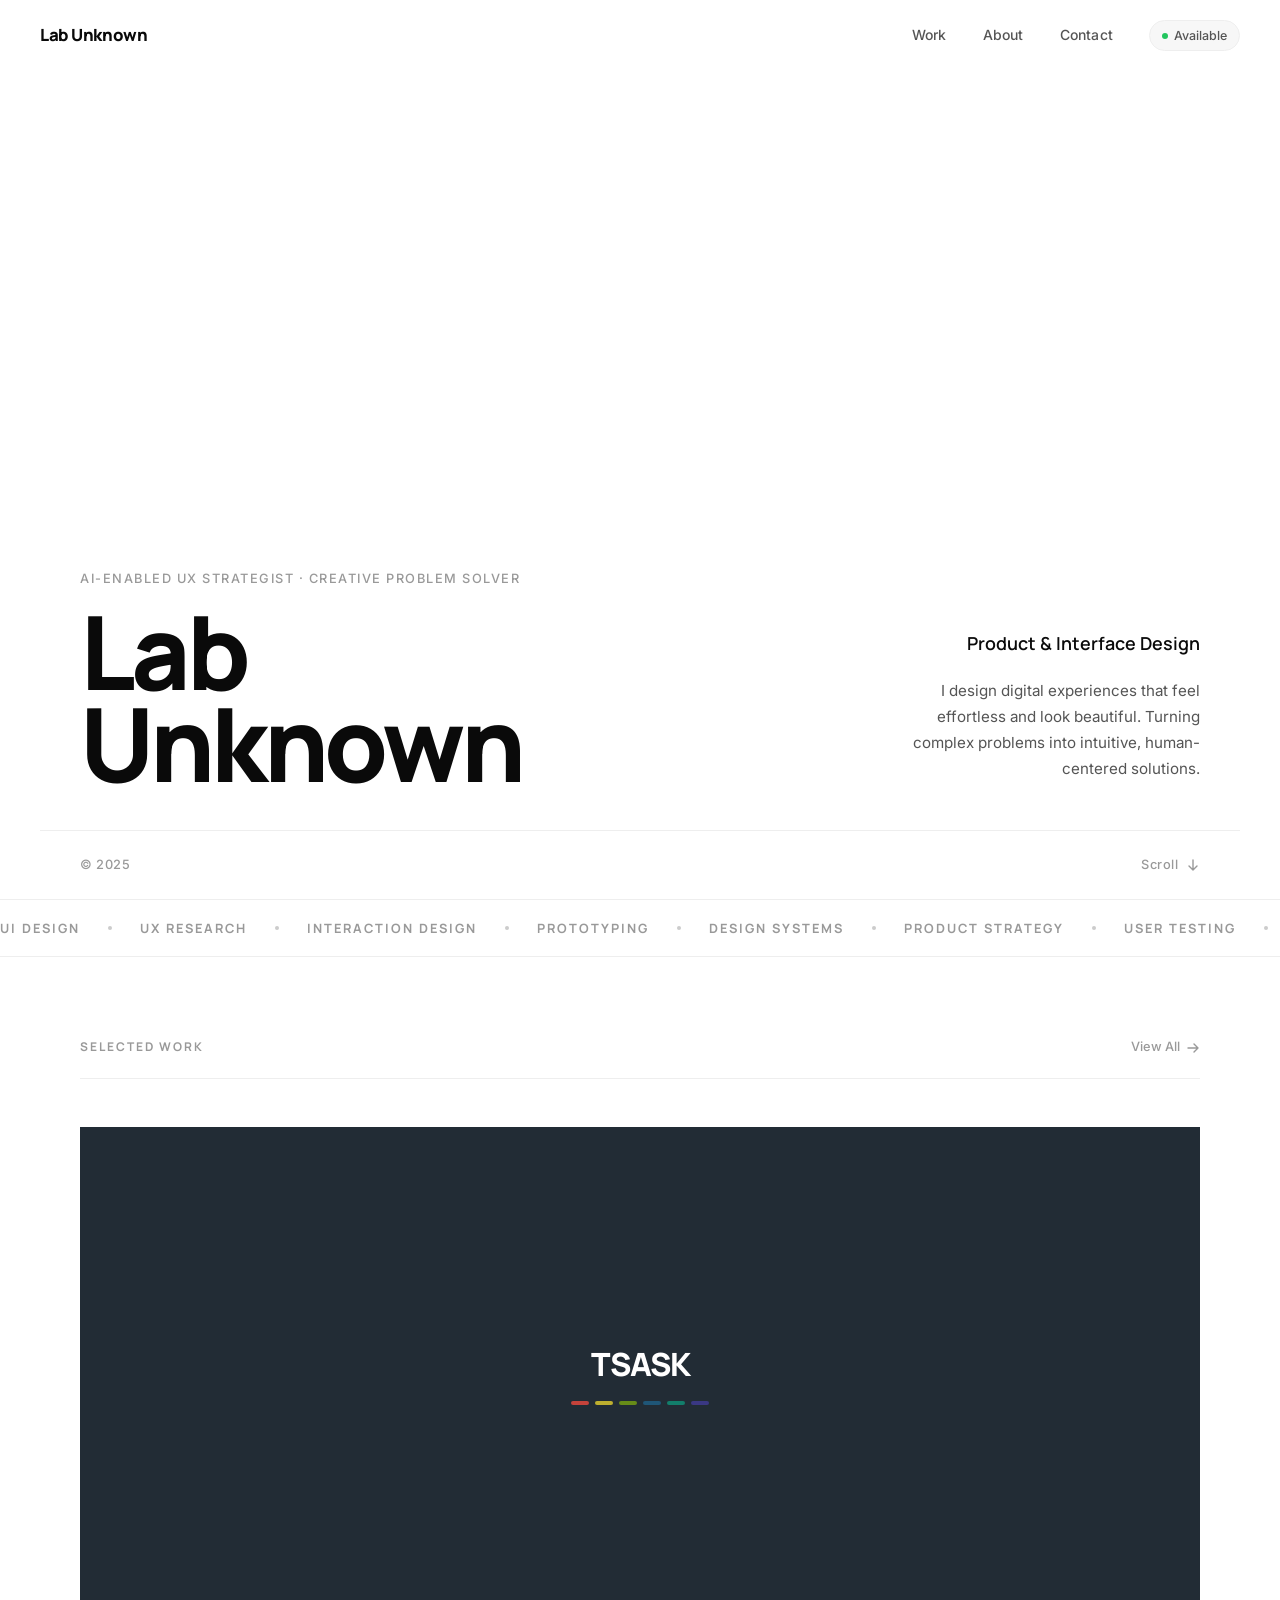
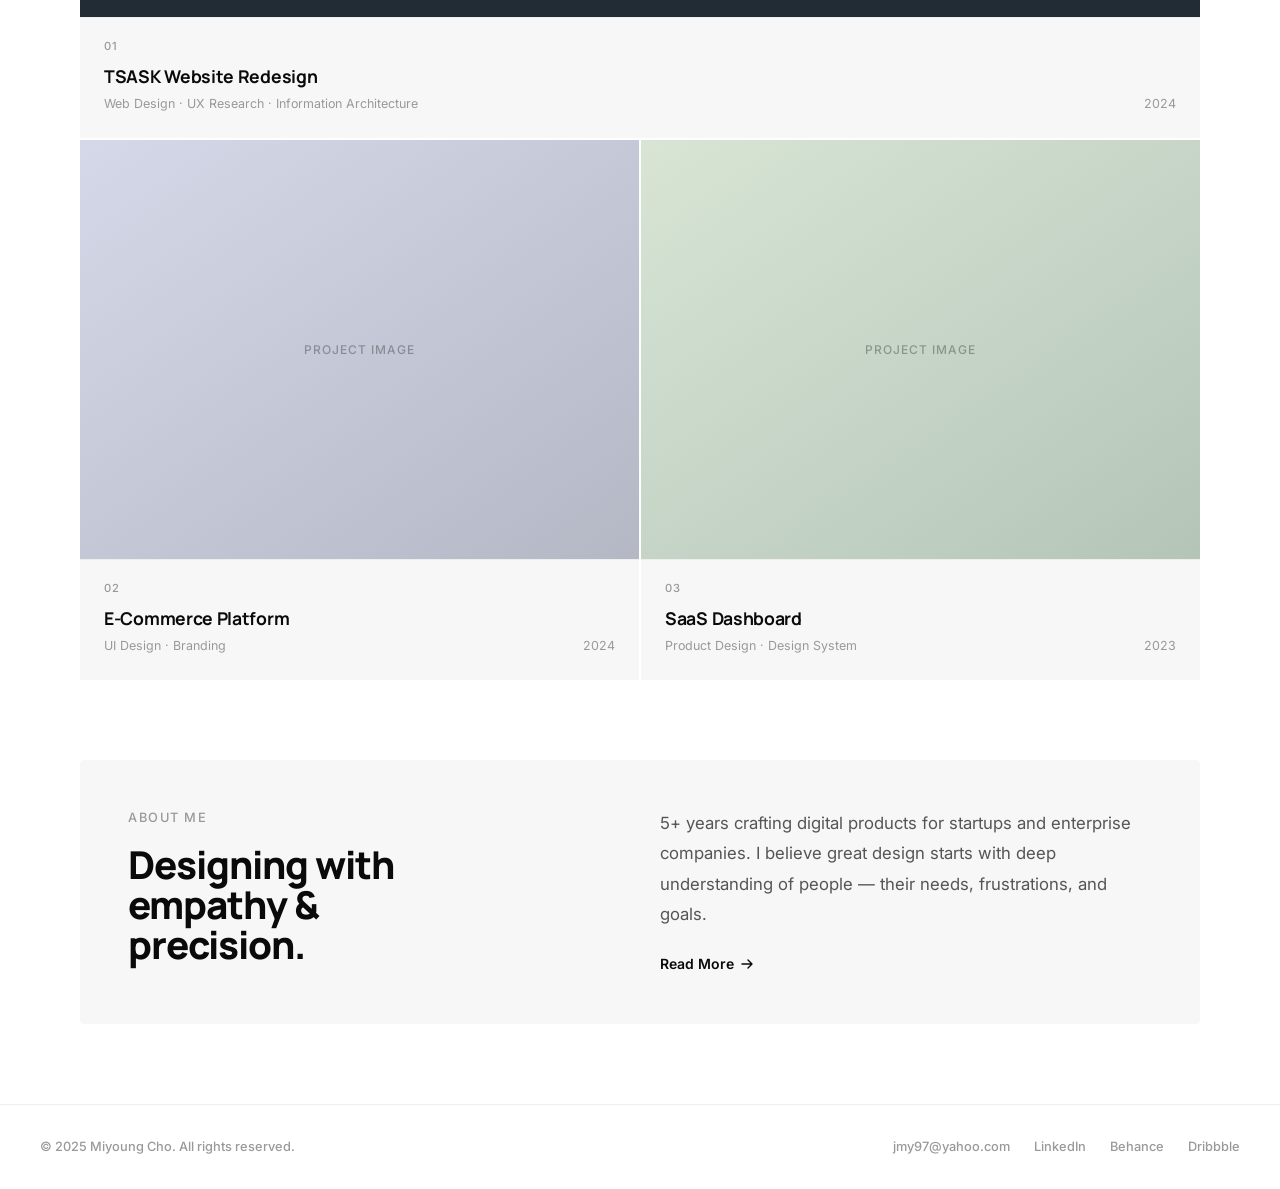
<file: index.html>
<!DOCTYPE html>
<html lang="en">
<head>
  <meta charset="UTF-8" />
  <meta name="viewport" content="width=device-width, initial-scale=1.0" />
  <title>Miyoung Cho — UI/UX Designer</title>
  <link rel="stylesheet" href="style.css" />
</head>
<body>

  <!-- ── Navigation ── -->
  <nav class="nav" id="nav">
    <a href="index.html" class="nav-logo">Lab Unknown</a>
    <div class="nav-right">
      <a href="work.html"    class="nav-link">Work</a>
      <a href="about.html"   class="nav-link">About</a>
      <a href="contact.html" class="nav-link">Contact</a>
      <div class="nav-badge">
        <span class="dot"></span>
        Available
      </div>
    </div>
  </nav>

  <div class="page">

    <!-- ── Hero ── -->
    <section class="hero">
      <div class="hero-top">
        <div>
          <p class="hero-label fade-in stagger-1">AI-enabled UX Strategist · Creative Problem Solver</p>
          <h1 class="hero-title fade-in stagger-2">Lab Unknown</h1>
        </div>
        <div class="hero-right">
          <p class="hero-role fade-in stagger-3">Product & Interface Design</p>
          <p class="hero-desc fade-in stagger-4">
            I design digital experiences that feel effortless and look beautiful.
            Turning complex problems into intuitive, human-centered solutions.
          </p>
        </div>
      </div>
      <div class="hero-meta">
        <span class="hero-year">© 2025</span>
        <span class="hero-scroll">
          Scroll
          <svg width="14" height="14" viewBox="0 0 14 14" fill="none">
            <path d="M7 2v10M3 8l4 4 4-4" stroke="#999" stroke-width="1.4" stroke-linecap="round" stroke-linejoin="round"/>
          </svg>
        </span>
      </div>
    </section>

    <!-- ── Marquee ── -->
    <div class="marquee-wrap">
      <div class="marquee-track">
        <!-- Duplicate items for seamless loop -->
        <span class="marquee-item">UI Design<span class="sep"></span></span>
        <span class="marquee-item">UX Research<span class="sep"></span></span>
        <span class="marquee-item">Interaction Design<span class="sep"></span></span>
        <span class="marquee-item">Prototyping<span class="sep"></span></span>
        <span class="marquee-item">Design Systems<span class="sep"></span></span>
        <span class="marquee-item">Product Strategy<span class="sep"></span></span>
        <span class="marquee-item">User Testing<span class="sep"></span></span>
        <span class="marquee-item">Branding<span class="sep"></span></span>
        <span class="marquee-item">UI Design<span class="sep"></span></span>
        <span class="marquee-item">UX Research<span class="sep"></span></span>
        <span class="marquee-item">Interaction Design<span class="sep"></span></span>
        <span class="marquee-item">Prototyping<span class="sep"></span></span>
        <span class="marquee-item">Design Systems<span class="sep"></span></span>
        <span class="marquee-item">Product Strategy<span class="sep"></span></span>
        <span class="marquee-item">User Testing<span class="sep"></span></span>
        <span class="marquee-item">Branding<span class="sep"></span></span>
      </div>
    </div>

    <!-- ── Selected Work ── -->
    <section class="section" style="max-width:var(--max-w);margin:0 auto;padding-left:40px;padding-right:40px;">
      <div class="section-header">
        <span class="section-title">Selected Work</span>
        <a href="work.html" class="section-link">
          View All
          <svg width="14" height="14" viewBox="0 0 14 14" fill="none">
            <path d="M2 7h10M8 3l4 4-4 4" stroke="#999" stroke-width="1.4" stroke-linecap="round" stroke-linejoin="round"/>
          </svg>
        </a>
      </div>

      <div class="projects-grid">

        <!-- Project 01 — Full Width -->
        <a href="tsask.html" class="project-card full fade-in">
          <div class="project-thumb">
            <div class="project-thumb-placeholder thumb-1" style="background:#222c35;flex-direction:column;gap:10px;">
              <span style="font-family:'Manrope',sans-serif;font-size:2rem;font-weight:900;color:#fff;letter-spacing:-1px;">TSASK</span>
              <div style="display:flex;gap:6px;">
                <span style="width:18px;height:4px;border-radius:2px;background:#c5433b;"></span>
                <span style="width:18px;height:4px;border-radius:2px;background:#bdaf2f;"></span>
                <span style="width:18px;height:4px;border-radius:2px;background:#678c18;"></span>
                <span style="width:18px;height:4px;border-radius:2px;background:#1f5677;"></span>
                <span style="width:18px;height:4px;border-radius:2px;background:#127e6b;"></span>
                <span style="width:18px;height:4px;border-radius:2px;background:#3a3883;"></span>
              </div>
            </div>
            <div class="project-overlay">
              <span class="overlay-tag">View Case Study →</span>
            </div>
          </div>
          <div class="project-info">
            <div>
              <p class="project-num">01</p>
              <p class="project-name">TSASK Website Redesign</p>
              <p class="project-cat">Web Design · UX Research · Information Architecture</p>
            </div>
            <span class="project-year">2024</span>
          </div>
        </a>

        <!-- Project 02 -->
        <a href="work.html" class="project-card fade-in stagger-1">
          <div class="project-thumb">
            <div class="project-thumb-placeholder thumb-2">Project Image</div>
            <div class="project-overlay">
              <span class="overlay-tag">View Project →</span>
            </div>
          </div>
          <div class="project-info">
            <div>
              <p class="project-num">02</p>
              <p class="project-name">E-Commerce Platform</p>
              <p class="project-cat">UI Design · Branding</p>
            </div>
            <span class="project-year">2024</span>
          </div>
        </a>

        <!-- Project 03 -->
        <a href="work.html" class="project-card fade-in stagger-2">
          <div class="project-thumb">
            <div class="project-thumb-placeholder thumb-3">Project Image</div>
            <div class="project-overlay">
              <span class="overlay-tag">View Project →</span>
            </div>
          </div>
          <div class="project-info">
            <div>
              <p class="project-num">03</p>
              <p class="project-name">SaaS Dashboard</p>
              <p class="project-cat">Product Design · Design System</p>
            </div>
            <span class="project-year">2023</span>
          </div>
        </a>

      </div>
    </section>

    <!-- ── About Teaser ── -->
    <section style="padding:0 40px 80px;max-width:var(--max-w);margin:0 auto;">
      <div style="display:grid;grid-template-columns:1fr 1fr;gap:40px;padding:48px;background:var(--gray-1);border-radius:4px;">
        <div>
          <p class="hero-label fade-in" style="margin-bottom:16px;">About Me</p>
          <h2 class="about-heading fade-in" style="font-size:clamp(28px,3vw,44px);letter-spacing:-1px;line-height:1.05;">
            Designing with<br/>empathy &amp;<br/>precision.
          </h2>
        </div>
        <div style="display:flex;flex-direction:column;justify-content:flex-end;">
          <p class="about-text fade-in" style="margin-bottom:24px;">
            5+ years crafting digital products for startups and enterprise companies.
            I believe great design starts with deep understanding of people —
            their needs, frustrations, and goals.
          </p>
          <a href="about.html" class="section-link fade-in" style="font-size:0.875rem;color:var(--black);font-weight:600;">
            Read More
            <svg width="14" height="14" viewBox="0 0 14 14" fill="none">
              <path d="M2 7h10M8 3l4 4-4 4" stroke="currentColor" stroke-width="1.4" stroke-linecap="round" stroke-linejoin="round"/>
            </svg>
          </a>
        </div>
      </div>
    </section>

  </div>

  <!-- ── Footer ── -->
  <footer class="footer">
    <span class="footer-copy">© 2025 Miyoung Cho. All rights reserved.</span>
    <div class="footer-links">
      <a href="mailto:jmy97@yahoo.com" class="footer-link">jmy97@yahoo.com</a>
      <a href="#" class="footer-link">LinkedIn</a>
      <a href="#" class="footer-link">Behance</a>
      <a href="#" class="footer-link">Dribbble</a>
    </div>
  </footer>

  <script>
    // Nav scroll effect
    const nav = document.getElementById('nav');
    window.addEventListener('scroll', () => {
      nav.classList.toggle('scrolled', window.scrollY > 20);
    });

    // Fade-in on scroll
    const observer = new IntersectionObserver(entries => {
      entries.forEach(e => { if (e.isIntersecting) e.target.classList.add('visible'); });
    }, { threshold: 0.1 });
    document.querySelectorAll('.fade-in').forEach(el => observer.observe(el));

    // Trigger hero items immediately
    document.querySelectorAll('.hero .fade-in').forEach(el => {
      setTimeout(() => el.classList.add('visible'), 100);
    });
  </script>
</body>
</html>
</file>
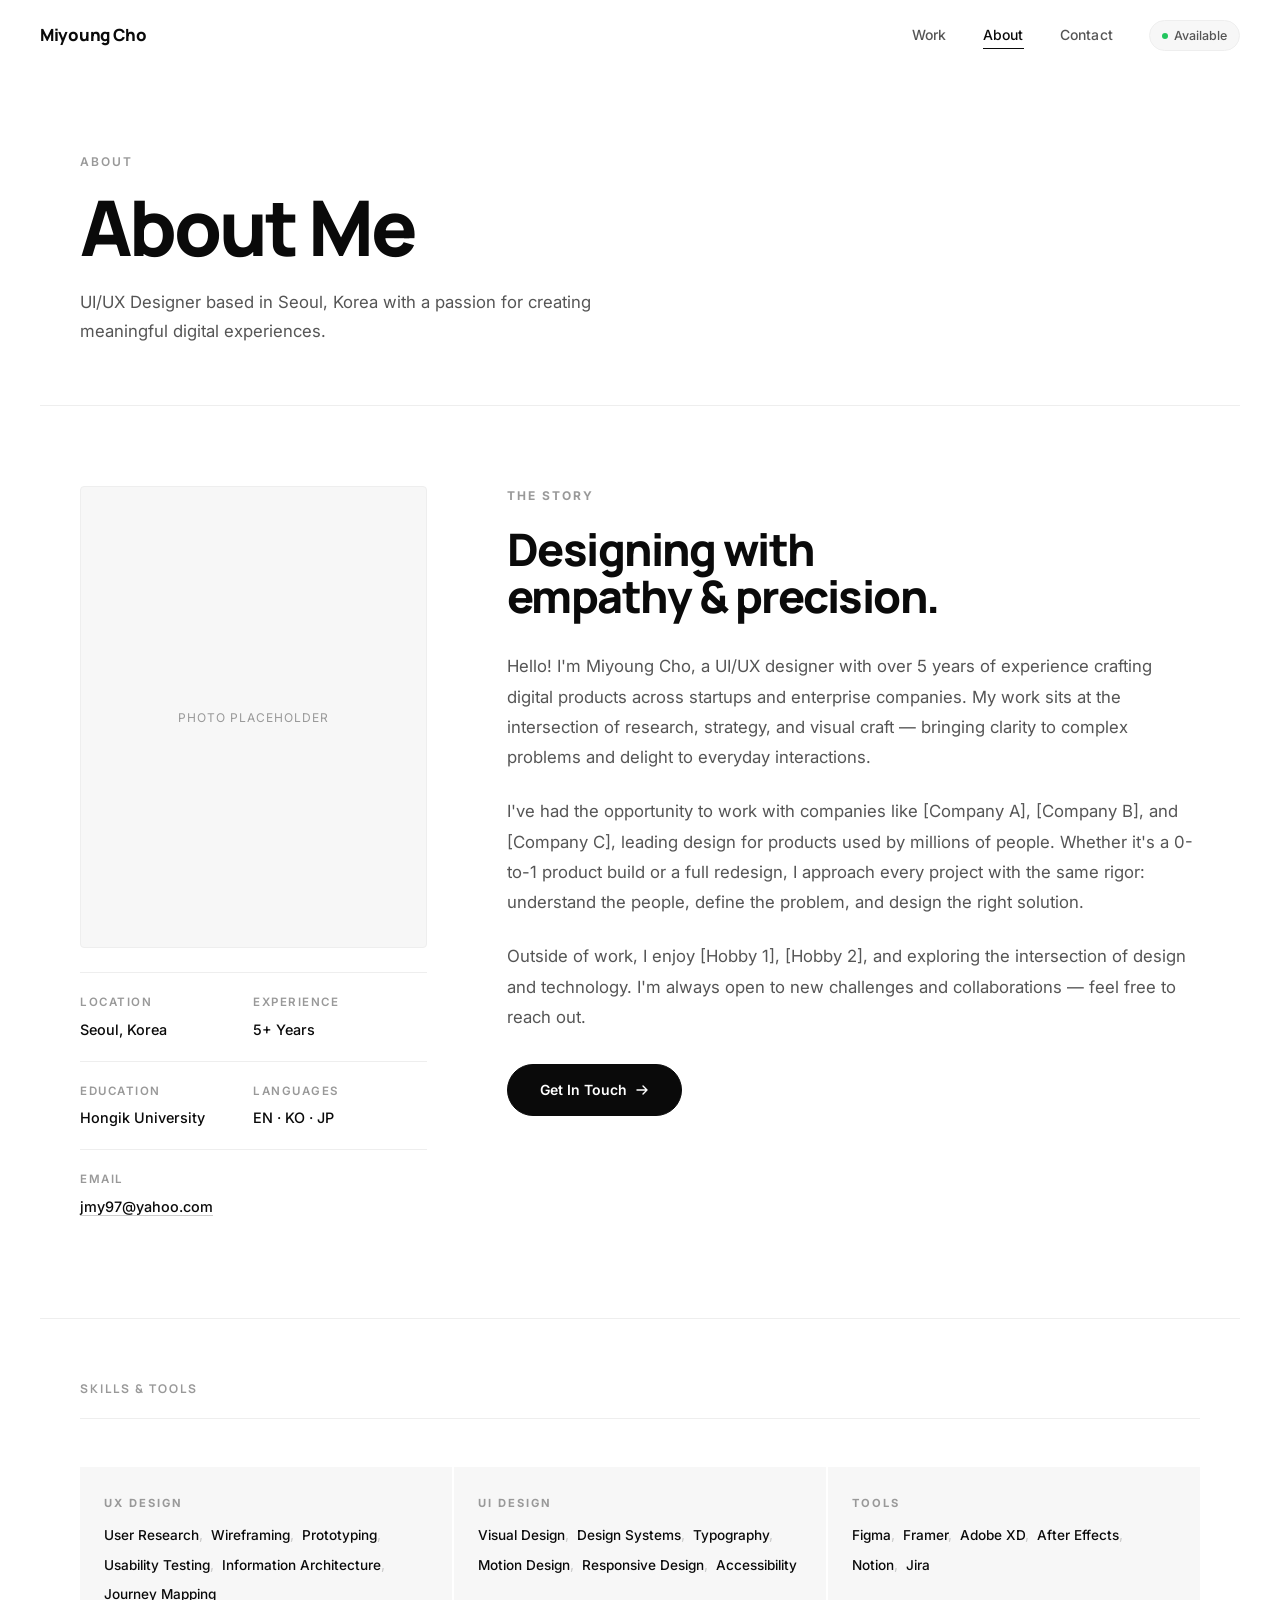
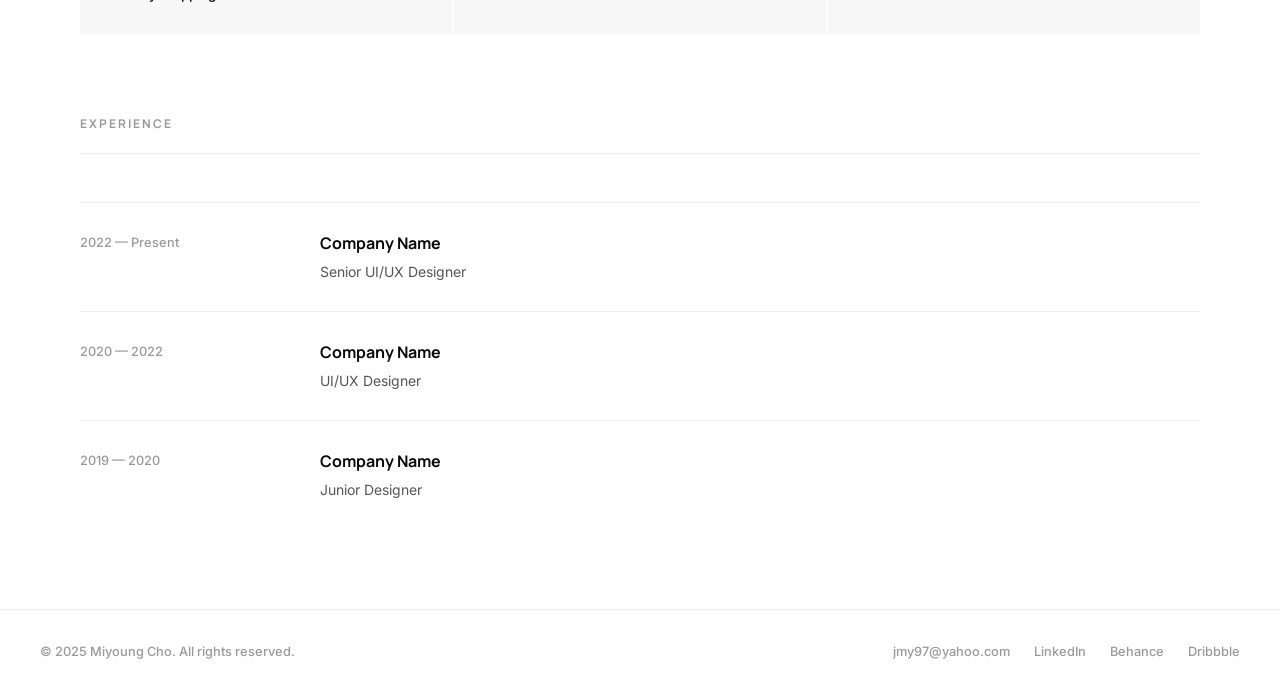
<file: about.html>
<!DOCTYPE html>
<html lang="en">
<head>
  <meta charset="UTF-8" />
  <meta name="viewport" content="width=device-width, initial-scale=1.0" />
  <title>About — Miyoung Cho</title>
  <link rel="stylesheet" href="style.css" />
</head>
<body>

  <!-- ── Navigation ── -->
  <nav class="nav" id="nav">
    <a href="index.html" class="nav-logo">Miyoung Cho</a>
    <div class="nav-right">
      <a href="work.html"    class="nav-link">Work</a>
      <a href="about.html"   class="nav-link active">About</a>
      <a href="contact.html" class="nav-link">Contact</a>
      <div class="nav-badge">
        <span class="dot"></span>
        Available
      </div>
    </div>
  </nav>

  <div class="page">

    <!-- ── Page Hero ── -->
    <div style="max-width:var(--max-w);margin:0 auto;">
      <div class="page-hero">
        <p class="page-hero-label fade-in">About</p>
        <h1 class="page-hero-title fade-in stagger-1">About Me</h1>
        <p class="page-hero-sub fade-in stagger-2">
          UI/UX Designer based in Seoul, Korea with a passion for
          creating meaningful digital experiences.
        </p>
      </div>
    </div>

    <!-- ── Main About Grid ── -->
    <div class="about-grid">

      <!-- Left — Photo + Quick Info -->
      <div>
        <div class="about-photo fade-in">Photo Placeholder</div>
        <div class="info-grid">
          <div class="info-item">
            <p class="info-key">Location</p>
            <p class="info-val">Seoul, Korea</p>
          </div>
          <div class="info-item">
            <p class="info-key">Experience</p>
            <p class="info-val">5+ Years</p>
          </div>
          <div class="info-item">
            <p class="info-key">Education</p>
            <p class="info-val">Hongik University</p>
          </div>
          <div class="info-item">
            <p class="info-key">Languages</p>
            <p class="info-val">EN · KO · JP</p>
          </div>
          <div class="info-item" style="grid-column:span 2;">
            <p class="info-key">Email</p>
            <p class="info-val">
              <a href="mailto:jmy97@yahoo.com" style="border-bottom:1px solid var(--gray-3);">jmy97@yahoo.com</a>
            </p>
          </div>
        </div>
      </div>

      <!-- Right — Bio -->
      <div class="fade-in stagger-1">
        <p class="about-label">The Story</p>
        <h2 class="about-heading" style="margin-bottom:32px;">
          Designing with<br/>empathy &amp; precision.
        </h2>

        <p class="about-text">
          Hello! I'm Miyoung Cho, a UI/UX designer with over 5 years of experience
          crafting digital products across startups and enterprise companies.
          My work sits at the intersection of research, strategy, and visual craft —
          bringing clarity to complex problems and delight to everyday interactions.
        </p>

        <p class="about-text">
          I've had the opportunity to work with companies like [Company A], [Company B],
          and [Company C], leading design for products used by millions of people.
          Whether it's a 0-to-1 product build or a full redesign, I approach every
          project with the same rigor: understand the people, define the problem,
          and design the right solution.
        </p>

        <p class="about-text">
          Outside of work, I enjoy [Hobby 1], [Hobby 2], and exploring the intersection
          of design and technology. I'm always open to new challenges and collaborations —
          feel free to reach out.
        </p>

        <a href="contact.html" class="form-btn" style="display:inline-flex;align-items:center;gap:8px;text-decoration:none;margin-top:8px;">
          Get In Touch
          <svg width="14" height="14" viewBox="0 0 14 14" fill="none">
            <path d="M2 7h10M8 3l4 4-4 4" stroke="currentColor" stroke-width="1.4" stroke-linecap="round" stroke-linejoin="round"/>
          </svg>
        </a>
      </div>
    </div>

    <!-- ── Skills ── -->
    <div class="skills-section">
      <div class="section-header">
        <span class="section-title">Skills & Tools</span>
      </div>
      <div class="skills-grid">
        <div class="skill-item fade-in">
          <p class="skill-cat">UX Design</p>
          <ul class="skill-list">
            <li>User Research</li>
            <li>Wireframing</li>
            <li>Prototyping</li>
            <li>Usability Testing</li>
            <li>Information Architecture</li>
            <li>Journey Mapping</li>
          </ul>
        </div>
        <div class="skill-item fade-in stagger-1">
          <p class="skill-cat">UI Design</p>
          <ul class="skill-list">
            <li>Visual Design</li>
            <li>Design Systems</li>
            <li>Typography</li>
            <li>Motion Design</li>
            <li>Responsive Design</li>
            <li>Accessibility</li>
          </ul>
        </div>
        <div class="skill-item fade-in stagger-2">
          <p class="skill-cat">Tools</p>
          <ul class="skill-list">
            <li>Figma</li>
            <li>Framer</li>
            <li>Adobe XD</li>
            <li>After Effects</li>
            <li>Notion</li>
            <li>Jira</li>
          </ul>
        </div>
      </div>
    </div>

    <!-- ── Experience ── -->
    <div class="exp-section">
      <div class="section-header">
        <span class="section-title">Experience</span>
      </div>

      <div class="exp-item fade-in">
        <p class="exp-period">2022 — Present</p>
        <div>
          <p class="exp-company">Company Name</p>
          <p class="exp-role">Senior UI/UX Designer</p>
        </div>
      </div>
      <div class="exp-item fade-in">
        <p class="exp-period">2020 — 2022</p>
        <div>
          <p class="exp-company">Company Name</p>
          <p class="exp-role">UI/UX Designer</p>
        </div>
      </div>
      <div class="exp-item fade-in">
        <p class="exp-period">2019 — 2020</p>
        <div>
          <p class="exp-company">Company Name</p>
          <p class="exp-role">Junior Designer</p>
        </div>
      </div>
    </div>

  </div>

  <!-- ── Footer ── -->
  <footer class="footer">
    <span class="footer-copy">© 2025 Miyoung Cho. All rights reserved.</span>
    <div class="footer-links">
      <a href="mailto:jmy97@yahoo.com" class="footer-link">jmy97@yahoo.com</a>
      <a href="#" class="footer-link">LinkedIn</a>
      <a href="#" class="footer-link">Behance</a>
      <a href="#" class="footer-link">Dribbble</a>
    </div>
  </footer>

  <script>
    const nav = document.getElementById('nav');
    window.addEventListener('scroll', () => nav.classList.toggle('scrolled', window.scrollY > 20));

    const observer = new IntersectionObserver(entries => {
      entries.forEach(e => { if (e.isIntersecting) e.target.classList.add('visible'); });
    }, { threshold: 0.1 });
    document.querySelectorAll('.fade-in').forEach(el => observer.observe(el));

    // Trigger page-hero items immediately
    setTimeout(() => {
      document.querySelectorAll('.page-hero .fade-in').forEach(el => el.classList.add('visible'));
    }, 100);
  </script>
</body>
</html>
</file>
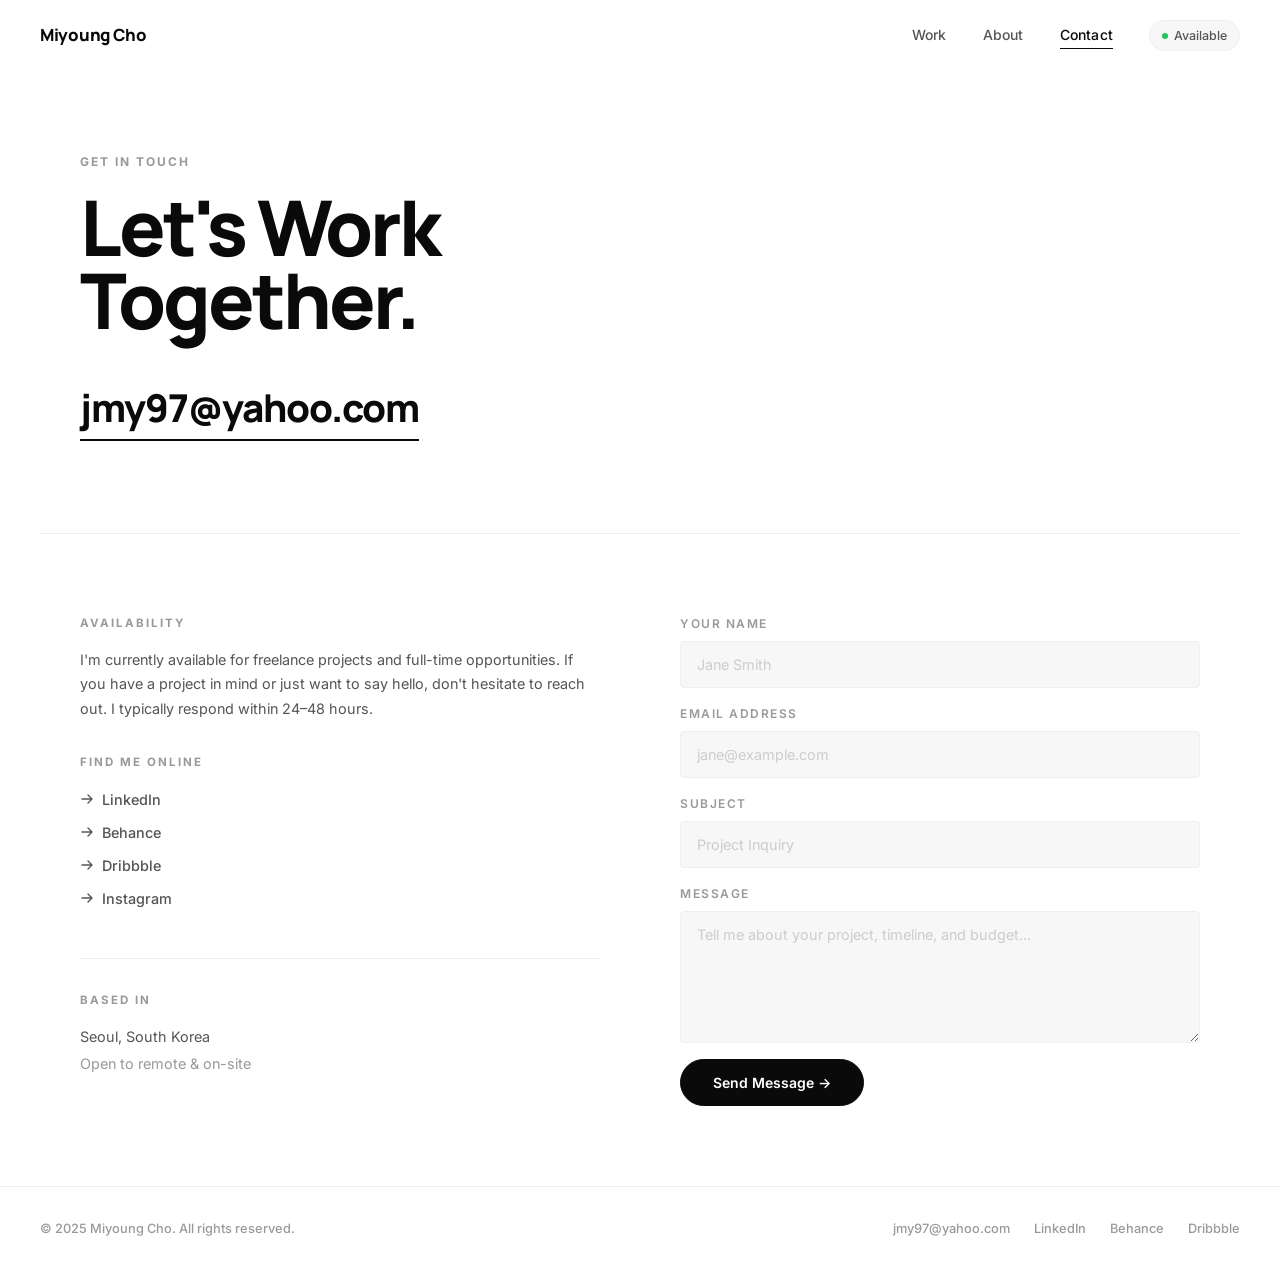
<file: contact.html>
<!DOCTYPE html>
<html lang="en">
<head>
  <meta charset="UTF-8" />
  <meta name="viewport" content="width=device-width, initial-scale=1.0" />
  <title>Contact — Miyoung Cho</title>
  <link rel="stylesheet" href="style.css" />
  <style>
    .contact-cta {
      padding: 80px 40px 60px;
      border-bottom: 1px solid var(--gray-2);
      max-width: var(--max-w); margin: 0 auto;
    }

    .contact-cta-label {
      font-size: 0.75rem; font-weight: 700;
      color: var(--gray-4); text-transform: uppercase;
      letter-spacing: 2px; margin-bottom: 20px;
    }

    .contact-cta-title {
      font-family: var(--font-head);
      font-size: clamp(42px, 6vw, 88px);
      font-weight: 800; line-height: 0.95;
      letter-spacing: -3px; color: var(--black);
      margin-bottom: 40px;
    }
  </style>
</head>
<body>

  <!-- ── Navigation ── -->
  <nav class="nav" id="nav">
    <a href="index.html" class="nav-logo">Miyoung Cho</a>
    <div class="nav-right">
      <a href="work.html"    class="nav-link">Work</a>
      <a href="about.html"   class="nav-link">About</a>
      <a href="contact.html" class="nav-link active">Contact</a>
      <div class="nav-badge">
        <span class="dot"></span>
        Available
      </div>
    </div>
  </nav>

  <div class="page">

    <!-- ── CTA Hero ── -->
    <div class="contact-cta">
      <p class="contact-cta-label fade-in">Get In Touch</p>
      <h1 class="contact-cta-title fade-in stagger-1">
        Let's Work<br/>Together.
      </h1>
      <a href="mailto:jmy97@yahoo.com" class="contact-email-link fade-in stagger-2">
        jmy97@yahoo.com
      </a>
    </div>

    <!-- ── Split: Info + Form ── -->
    <div class="contact-split">

      <!-- Left — Contact Info -->
      <div class="fade-in">
        <p class="contact-info-title">Availability</p>
        <p class="contact-avail">
          I'm currently available for freelance projects and full-time opportunities.
          If you have a project in mind or just want to say hello, don't hesitate to reach out.
          I typically respond within 24–48 hours.
        </p>

        <p class="contact-info-title" style="margin-top:32px;">Find Me Online</p>
        <div class="contact-socials">
          <a href="#" class="contact-social-link">
            <svg width="14" height="14" viewBox="0 0 14 14" fill="none">
              <path d="M2 7h10M8 3l4 4-4 4" stroke="currentColor" stroke-width="1.4" stroke-linecap="round" stroke-linejoin="round"/>
            </svg>
            LinkedIn
          </a>
          <a href="#" class="contact-social-link">
            <svg width="14" height="14" viewBox="0 0 14 14" fill="none">
              <path d="M2 7h10M8 3l4 4-4 4" stroke="currentColor" stroke-width="1.4" stroke-linecap="round" stroke-linejoin="round"/>
            </svg>
            Behance
          </a>
          <a href="#" class="contact-social-link">
            <svg width="14" height="14" viewBox="0 0 14 14" fill="none">
              <path d="M2 7h10M8 3l4 4-4 4" stroke="currentColor" stroke-width="1.4" stroke-linecap="round" stroke-linejoin="round"/>
            </svg>
            Dribbble
          </a>
          <a href="#" class="contact-social-link">
            <svg width="14" height="14" viewBox="0 0 14 14" fill="none">
              <path d="M2 7h10M8 3l4 4-4 4" stroke="currentColor" stroke-width="1.4" stroke-linecap="round" stroke-linejoin="round"/>
            </svg>
            Instagram
          </a>
        </div>

        <div style="margin-top:48px;padding-top:32px;border-top:1px solid var(--gray-2);">
          <p class="contact-info-title">Based In</p>
          <p style="font-size:0.9rem;color:var(--gray-5);">Seoul, South Korea</p>
          <p style="font-size:0.9rem;color:var(--gray-4);margin-top:4px;">Open to remote & on-site</p>
        </div>
      </div>

      <!-- Right — Form -->
      <div class="fade-in stagger-1">
        <form class="contact-form" onsubmit="handleSubmit(event)">
          <div class="form-group">
            <label class="form-label" for="name">Your Name</label>
            <input class="form-input" type="text" id="name" placeholder="Jane Smith" required />
          </div>
          <div class="form-group">
            <label class="form-label" for="email">Email Address</label>
            <input class="form-input" type="email" id="email" placeholder="jane@example.com" required />
          </div>
          <div class="form-group">
            <label class="form-label" for="subject">Subject</label>
            <input class="form-input" type="text" id="subject" placeholder="Project Inquiry" />
          </div>
          <div class="form-group">
            <label class="form-label" for="message">Message</label>
            <textarea class="form-textarea" id="message" rows="6"
              placeholder="Tell me about your project, timeline, and budget..." required></textarea>
          </div>
          <button class="form-btn" type="submit" id="submitBtn">
            Send Message →
          </button>
          <p id="success-msg" style="display:none;font-size:0.85rem;color:#22c55e;margin-top:8px;">
            ✓ Message sent! I'll get back to you soon.
          </p>
        </form>
      </div>

    </div>

  </div>

  <!-- ── Footer ── -->
  <footer class="footer">
    <span class="footer-copy">© 2025 Miyoung Cho. All rights reserved.</span>
    <div class="footer-links">
      <a href="mailto:jmy97@yahoo.com" class="footer-link">jmy97@yahoo.com</a>
      <a href="#" class="footer-link">LinkedIn</a>
      <a href="#" class="footer-link">Behance</a>
      <a href="#" class="footer-link">Dribbble</a>
    </div>
  </footer>

  <script>
    const nav = document.getElementById('nav');
    window.addEventListener('scroll', () => nav.classList.toggle('scrolled', window.scrollY > 20));

    const observer = new IntersectionObserver(entries => {
      entries.forEach(e => { if (e.isIntersecting) e.target.classList.add('visible'); });
    }, { threshold: 0.1 });
    document.querySelectorAll('.fade-in').forEach(el => observer.observe(el));

    setTimeout(() => {
      document.querySelectorAll('.contact-cta .fade-in').forEach(el => el.classList.add('visible'));
    }, 100);

    function handleSubmit(e) {
      e.preventDefault();
      const btn = document.getElementById('submitBtn');
      const msg = document.getElementById('success-msg');
      btn.textContent = 'Sending...';
      btn.disabled = true;
      setTimeout(() => {
        btn.style.display = 'none';
        msg.style.display = 'block';
        e.target.reset();
      }, 1200);
    }
  </script>
</body>
</html>
</file>
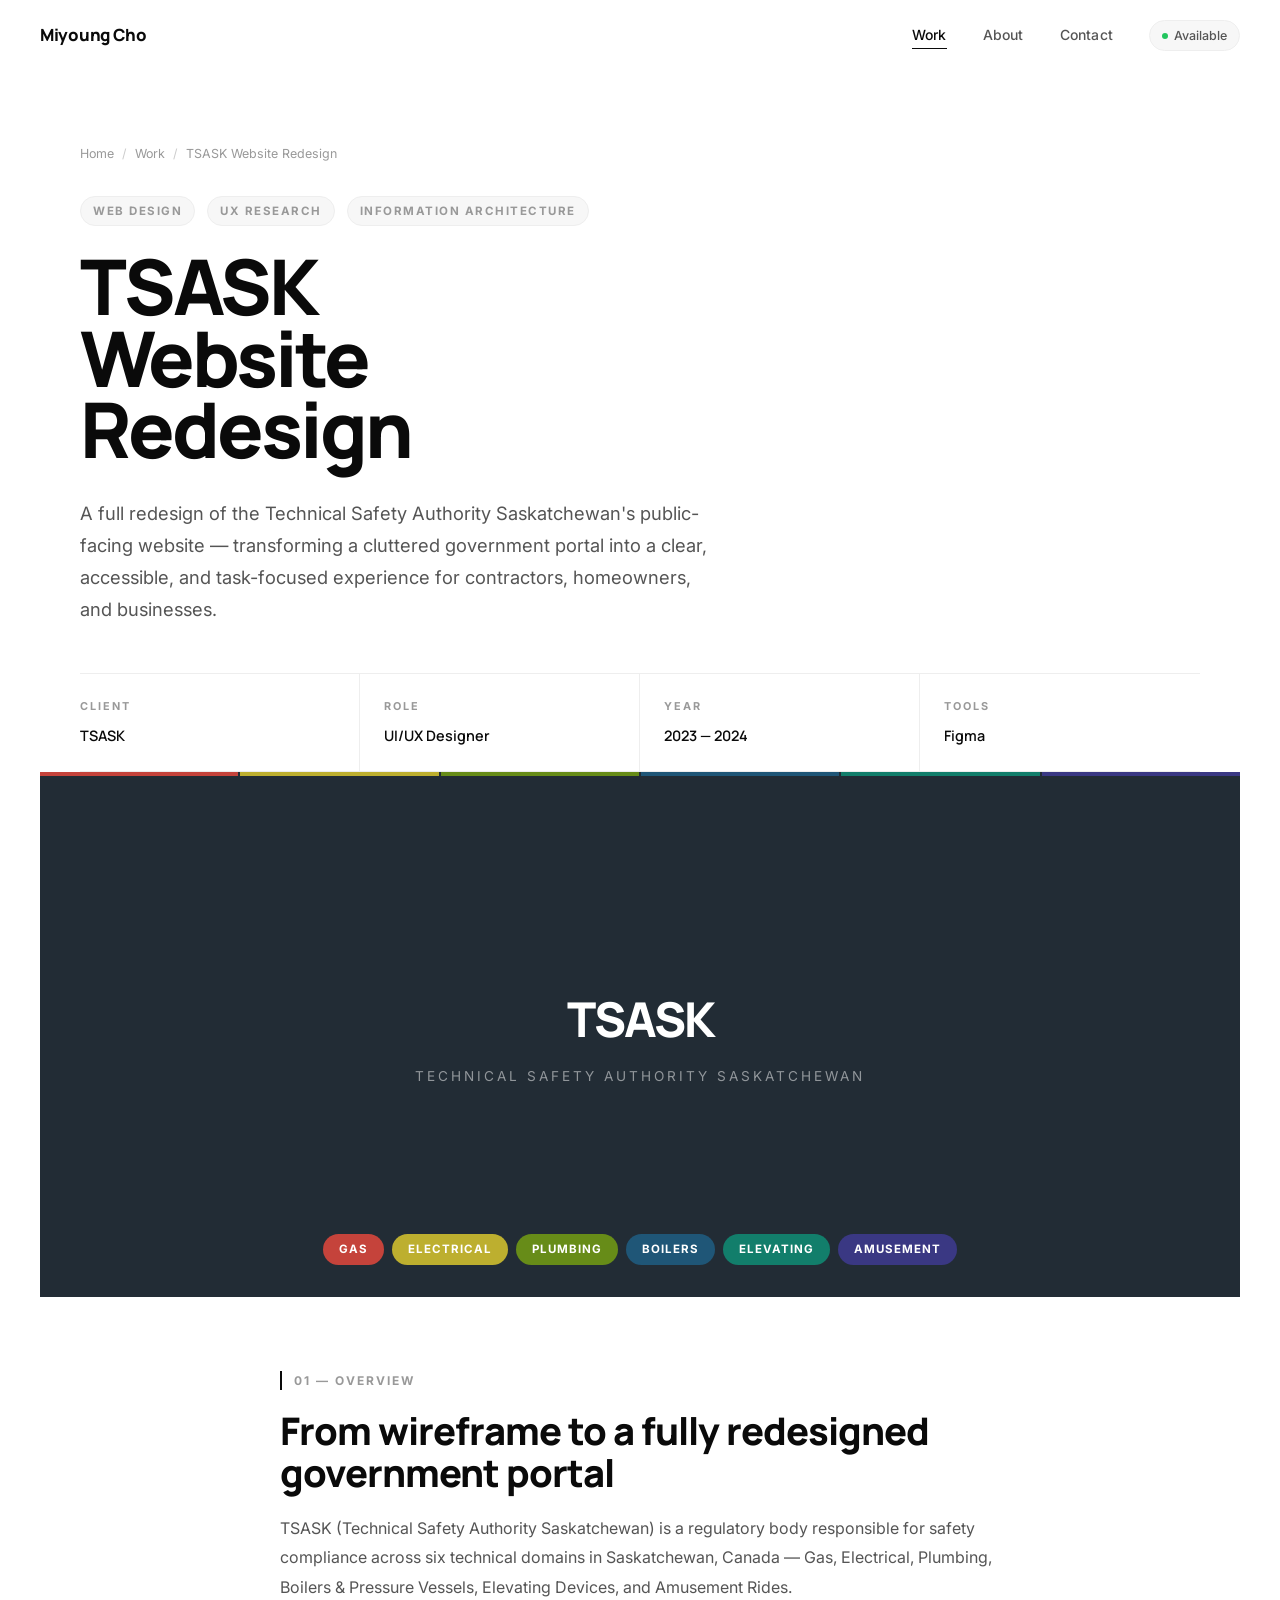
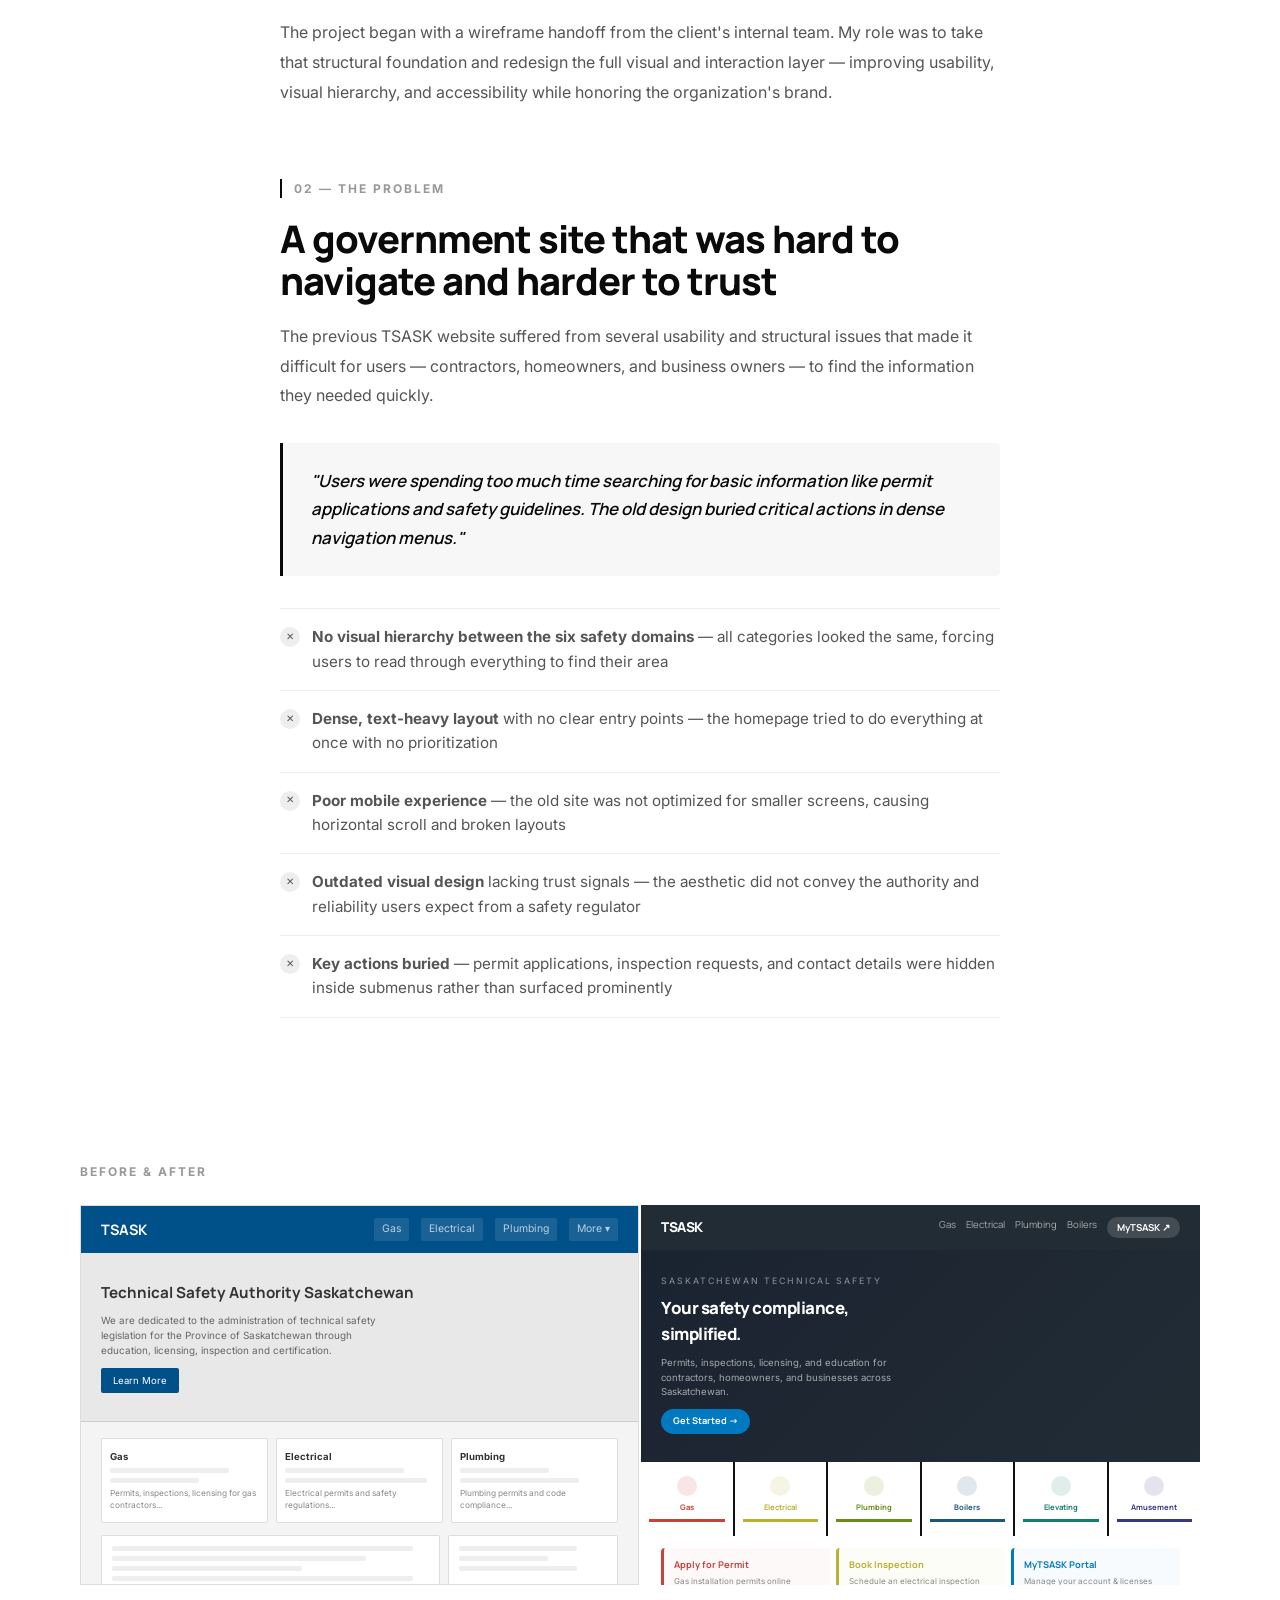
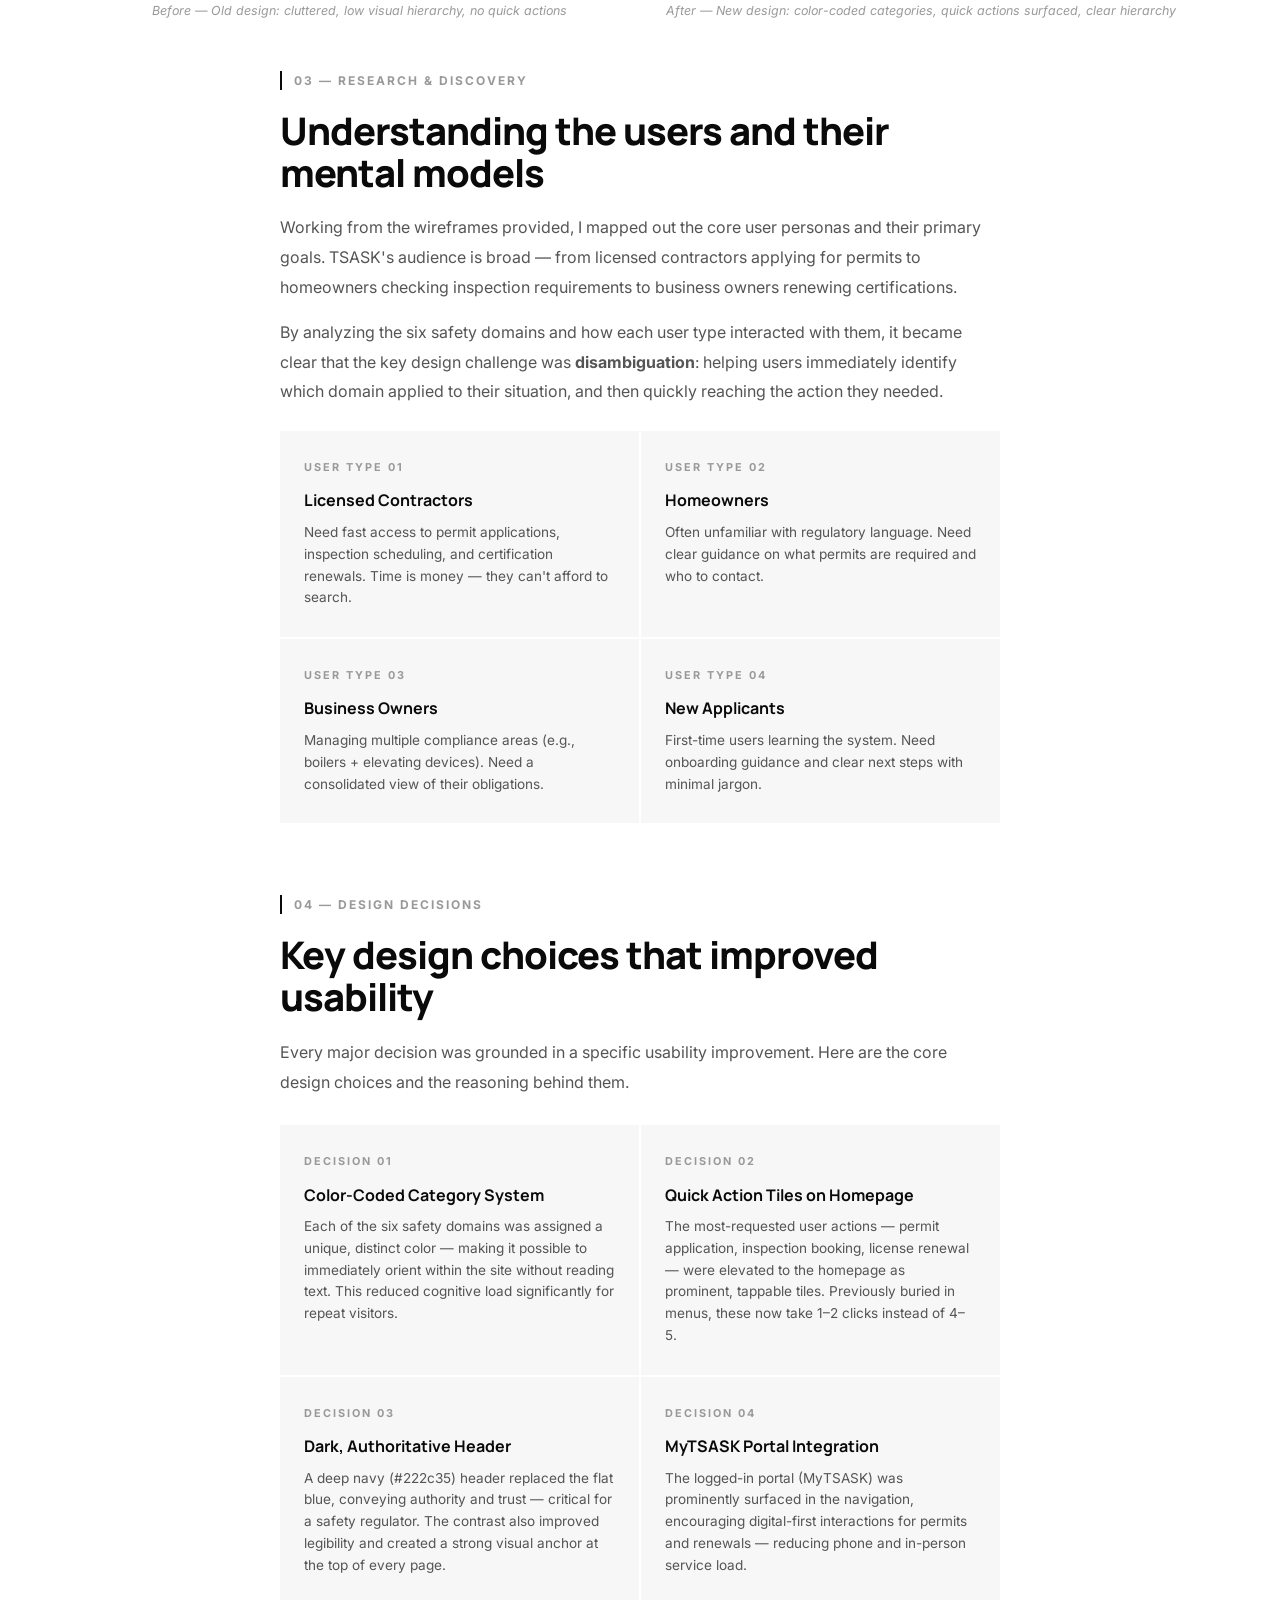
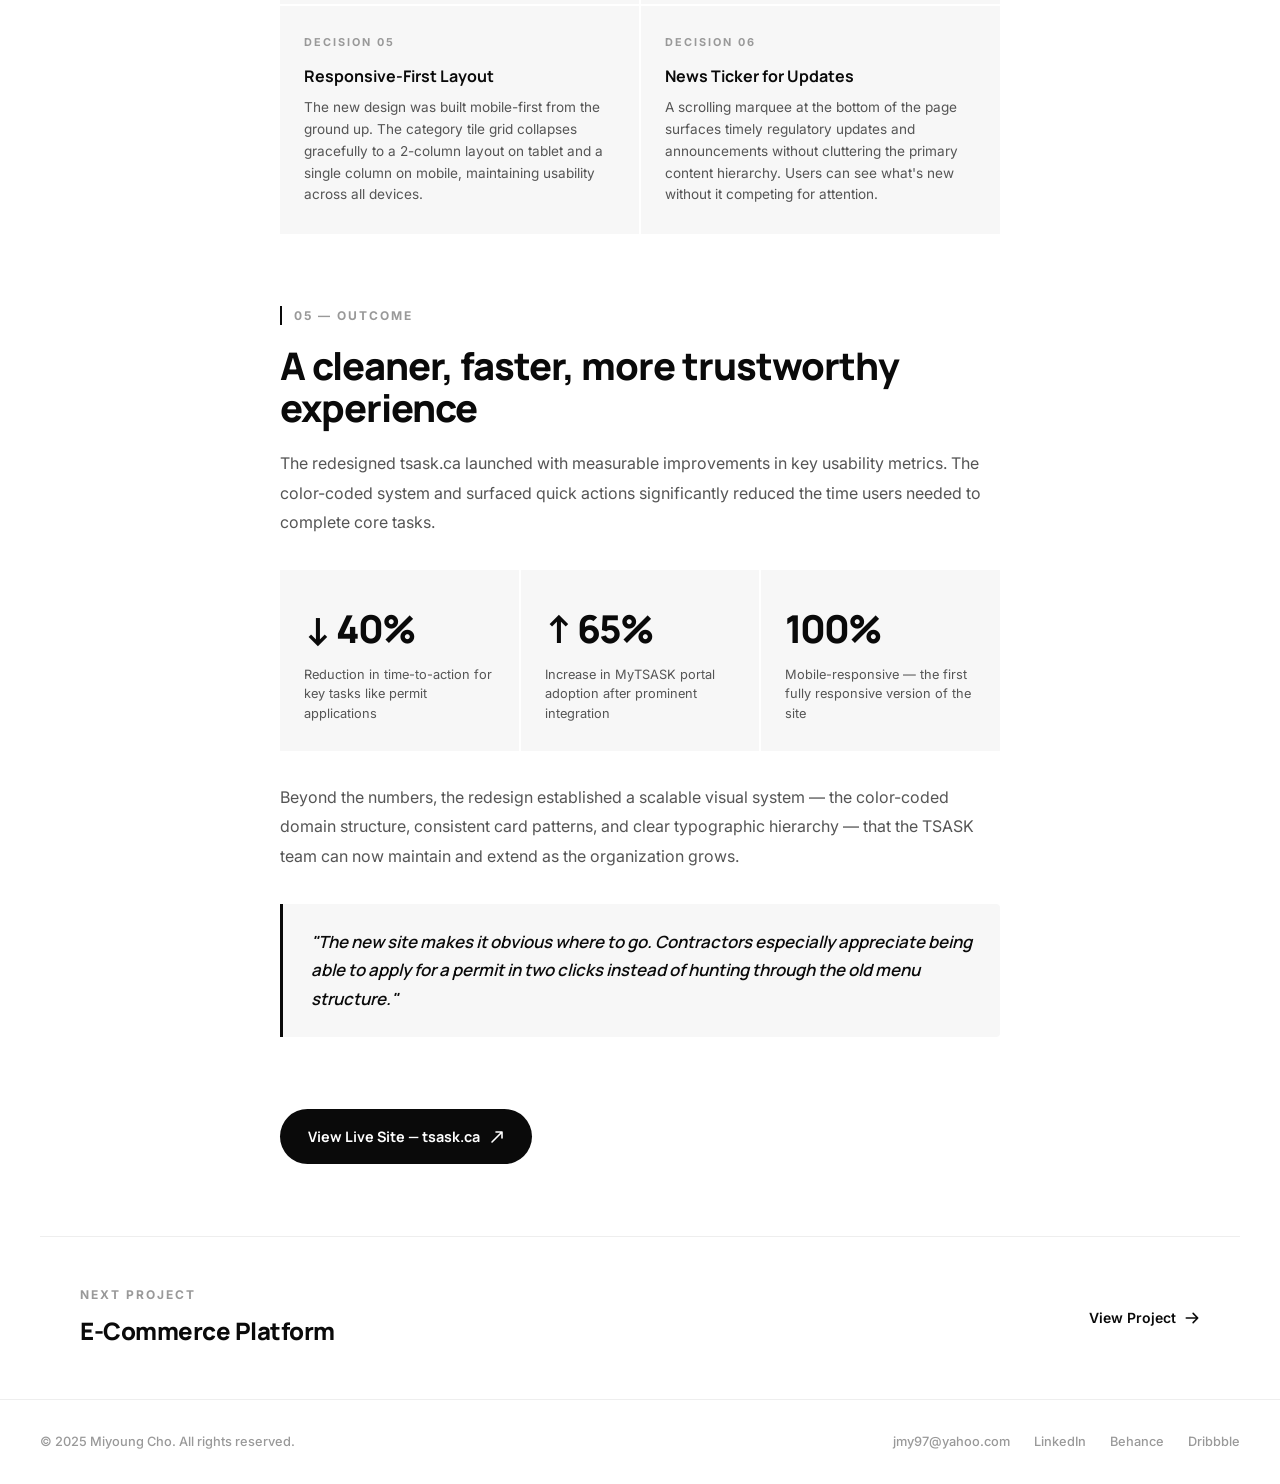
<file: tsask.html>
<!DOCTYPE html>
<html lang="en">
<head>
  <meta charset="UTF-8" />
  <meta name="viewport" content="width=device-width, initial-scale=1.0" />
  <title>TSASK Website Redesign — Miyoung Cho</title>
  <link rel="stylesheet" href="style.css" />
  <style>
    /* ── Case Study Specific ── */
    .cs-hero {
      padding: 72px 40px 0;
      max-width: var(--max-w); margin: 0 auto;
    }

    .cs-breadcrumb {
      display: flex; align-items: center; gap: 8px;
      font-size: 0.78rem; color: var(--gray-4);
      margin-bottom: 32px;
    }

    .cs-breadcrumb a { transition: color 0.2s; }
    .cs-breadcrumb a:hover { color: var(--black); }
    .cs-breadcrumb span { color: var(--gray-3); }

    .cs-meta-row {
      display: flex; align-items: center; gap: 12px;
      flex-wrap: wrap; margin-bottom: 24px;
    }

    .cs-tag {
      font-size: 0.72rem; font-weight: 700;
      letter-spacing: 1.5px; text-transform: uppercase;
      color: var(--gray-4);
      background: var(--gray-1); border: 1px solid var(--gray-2);
      padding: 5px 12px; border-radius: 100px;
    }

    .cs-title {
      font-family: var(--font-head);
      font-size: clamp(40px, 6vw, 88px);
      font-weight: 800; line-height: 0.93;
      letter-spacing: -3px; color: var(--black);
      margin-bottom: 32px;
    }

    .cs-subtitle {
      font-size: 1.15rem; color: var(--gray-5);
      line-height: 1.75; max-width: 640px;
      margin-bottom: 48px;
    }

    .cs-info-bar {
      display: grid;
      grid-template-columns: repeat(4, 1fr);
      gap: 0;
      border-top: 1px solid var(--gray-2);
      border-bottom: 1px solid var(--gray-2);
      margin-bottom: 0;
    }

    .cs-info-item {
      padding: 24px 0;
      border-right: 1px solid var(--gray-2);
    }

    .cs-info-item:last-child { border-right: none; }

    .cs-info-label {
      font-size: 0.68rem; font-weight: 700;
      color: var(--gray-4); text-transform: uppercase;
      letter-spacing: 2px; margin-bottom: 8px;
    }

    .cs-info-val {
      font-size: 0.9rem; color: var(--black);
      font-weight: 600; font-family: var(--font-head);
    }

    /* ── Cover Image ── */
    .cs-cover {
      width: 100%; background: #222c35;
      aspect-ratio: 16/7; overflow: hidden;
      display: flex; align-items: center; justify-content: center;
      position: relative;
    }

    .cs-cover-inner {
      display: flex; align-items: center; justify-content: center;
      flex-direction: column; gap: 8px;
    }

    .cs-cover-logo {
      font-family: var(--font-head);
      font-size: 3rem; font-weight: 900;
      color: #fff; letter-spacing: -2px;
    }

    .cs-cover-sub {
      font-size: 0.85rem; color: rgba(255,255,255,0.5);
      letter-spacing: 3px; text-transform: uppercase;
    }

    /* Decorative category pills */
    .cs-cover-pills {
      position: absolute; bottom: 32px; left: 50%; transform: translateX(-50%);
      display: flex; gap: 8px;
    }

    .pill {
      padding: 6px 16px; border-radius: 100px;
      font-size: 0.72rem; font-weight: 700;
      letter-spacing: 1px; text-transform: uppercase;
      color: #fff;
    }

    /* ── Body Content ── */
    .cs-body {
      max-width: 800px; margin: 0 auto;
      padding: 72px 40px;
    }

    .cs-section { margin-bottom: 72px; }

    .cs-section-num {
      font-size: 0.7rem; font-weight: 700;
      color: var(--gray-3); letter-spacing: 3px;
      text-transform: uppercase; margin-bottom: 8px;
    }

    .cs-section-label {
      font-size: 0.75rem; font-weight: 700;
      color: var(--gray-4); letter-spacing: 2px;
      text-transform: uppercase; margin-bottom: 20px;
      border-left: 2px solid var(--black); padding-left: 12px;
    }

    .cs-h2 {
      font-family: var(--font-head);
      font-size: clamp(24px, 3vw, 38px);
      font-weight: 800; line-height: 1.1;
      letter-spacing: -1px; margin-bottom: 20px;
    }

    .cs-p {
      font-size: 1rem; color: var(--gray-5);
      line-height: 1.85; margin-bottom: 16px;
    }

    .cs-p:last-child { margin-bottom: 0; }

    /* ── Full-width image blocks ── */
    .cs-img-full {
      width: 100%; max-width: var(--max-w);
      margin: 0 auto 2px; overflow: hidden;
    }

    .cs-img-2col {
      display: grid; grid-template-columns: 1fr 1fr;
      gap: 2px; max-width: var(--max-w); margin: 0 auto 2px;
    }

    .mock-screen {
      position: relative; overflow: hidden;
      display: flex; flex-direction: column;
    }

    /* OLD site mockup */
    .mock-old {
      background: #f4f4f4;
      border: 1px solid #ddd;
    }

    .mock-old-header {
      background: #00508a; padding: 12px 20px;
      display: flex; align-items: center; justify-content: space-between;
    }

    .mock-old-logo {
      color: #fff; font-weight: 700; font-size: 0.9rem;
      font-family: var(--font-head);
    }

    .mock-old-nav {
      display: flex; gap: 12px;
    }

    .mock-old-nav span {
      color: rgba(255,255,255,0.7); font-size: 0.65rem;
      background: rgba(255,255,255,0.1); padding: 3px 8px; border-radius: 2px;
    }

    .mock-old-hero {
      background: #e8e8e8; padding: 28px 20px;
      border-bottom: 1px solid #ccc;
    }

    .mock-old-hero-title {
      font-size: 0.95rem; font-weight: 700;
      color: #333; margin-bottom: 8px;
      font-family: var(--font-head);
    }

    .mock-old-hero-text {
      font-size: 0.62rem; color: #666; line-height: 1.5; max-width: 280px;
    }

    .mock-old-hero-btn {
      display: inline-block; margin-top: 10px;
      background: #00508a; color: #fff;
      font-size: 0.6rem; padding: 5px 12px; border-radius: 2px;
    }

    .mock-old-body { padding: 16px 20px; }

    .mock-old-grid {
      display: grid; grid-template-columns: repeat(3, 1fr); gap: 8px;
      margin-bottom: 12px;
    }

    .mock-old-card {
      background: #fff; border: 1px solid #ddd;
      padding: 10px 8px; border-radius: 2px;
    }

    .mock-old-card-title {
      font-size: 0.6rem; font-weight: 700; color: #333;
      margin-bottom: 4px;
    }

    .mock-old-card-text {
      font-size: 0.52rem; color: #888; line-height: 1.4;
    }

    .mock-old-sidebar {
      display: grid; grid-template-columns: 2fr 1fr; gap: 8px;
    }

    .mock-old-sidebar-main {
      background: #fff; border: 1px solid #ddd; padding: 10px;
      border-radius: 2px;
    }

    .mock-old-sidebar-side {
      background: #fff; border: 1px solid #ddd; padding: 10px;
      border-radius: 2px;
    }

    .mock-bar {
      height: 5px; background: #eee; border-radius: 2px; margin-bottom: 5px;
    }

    .mock-bar.short { width: 60%; }
    .mock-bar.med   { width: 80%; }
    .mock-bar.long  { width: 95%; }

    /* NEW site mockup */
    .mock-new {
      background: #fff;
    }

    .mock-new-header {
      background: #222c35; padding: 12px 20px;
      display: flex; align-items: center; justify-content: space-between;
    }

    .mock-new-logo {
      color: #fff; font-weight: 800; font-size: 0.85rem;
      font-family: var(--font-head); letter-spacing: -0.5px;
    }

    .mock-new-nav { display: flex; gap: 10px; }

    .mock-new-nav span {
      color: rgba(255,255,255,0.6); font-size: 0.6rem;
      font-family: var(--font-head);
    }

    .mock-new-hero {
      background: linear-gradient(135deg, #1a2330, #222c35);
      padding: 24px 20px 28px; position: relative;
    }

    .mock-new-hero-label {
      font-size: 0.55rem; color: rgba(255,255,255,0.5);
      text-transform: uppercase; letter-spacing: 2px; margin-bottom: 6px;
    }

    .mock-new-hero-title {
      font-size: 1.05rem; font-weight: 800; color: #fff;
      font-family: var(--font-head); letter-spacing: -0.5px; margin-bottom: 8px;
    }

    .mock-new-hero-text {
      font-size: 0.6rem; color: rgba(255,255,255,0.6); line-height: 1.5; max-width: 260px;
    }

    .mock-new-hero-btn {
      display: inline-block; margin-top: 10px;
      background: #0079c1; color: #fff;
      font-size: 0.58rem; font-weight: 700;
      padding: 5px 12px; border-radius: 100px;
      font-family: var(--font-head);
    }

    .mock-new-tiles {
      display: grid; grid-template-columns: repeat(6, 1fr);
      gap: 2px; background: #111;
    }

    .mock-tile {
      padding: 14px 8px; display: flex; flex-direction: column;
      align-items: center; gap: 5px; background: #fff;
      transition: background 0.2s;
    }

    .mock-tile-icon {
      width: 20px; height: 20px; border-radius: 50%;
    }

    .mock-tile-label {
      font-size: 0.48rem; font-weight: 700;
      text-align: center; font-family: var(--font-head);
      color: #333;
    }

    .mock-tile-border {
      height: 3px; width: 100%;
      margin-top: auto;
    }

    .mock-new-related {
      padding: 12px 20px;
      display: grid; grid-template-columns: repeat(3, 1fr); gap: 6px;
    }

    .mock-related-card {
      padding: 10px; border-radius: 4px;
      border-left: 3px solid;
    }

    .mock-related-card-title {
      font-size: 0.58rem; font-weight: 700; margin-bottom: 4px;
      font-family: var(--font-head);
    }

    .mock-related-card-text {
      font-size: 0.5rem; color: #888; line-height: 1.4;
    }

    /* ── Caption ── */
    .cs-caption {
      text-align: center; font-size: 0.78rem; color: var(--gray-4);
      padding: 16px 24px 0; font-style: italic;
    }

    /* ── Callout ── */
    .cs-callout {
      background: var(--gray-1);
      border-left: 3px solid var(--black);
      padding: 24px 28px; margin: 32px 0;
      border-radius: 0 4px 4px 0;
    }

    .cs-callout p {
      font-size: 1.05rem; font-style: italic;
      color: var(--black); line-height: 1.7; margin: 0;
      font-family: var(--font-head); font-weight: 600;
    }

    /* ── Results grid ── */
    .results-grid {
      display: grid; grid-template-columns: repeat(3, 1fr);
      gap: 2px; margin: 32px 0;
    }

    .result-item {
      background: var(--gray-1); padding: 28px 24px;
    }

    .result-num {
      font-family: var(--font-head);
      font-size: 2.4rem; font-weight: 900;
      letter-spacing: -2px; color: var(--black); margin-bottom: 6px;
    }

    .result-label {
      font-size: 0.8rem; color: var(--gray-5); line-height: 1.5;
    }

    /* ── Problem list ── */
    .problem-list {
      list-style: none; margin: 16px 0 0;
      display: flex; flex-direction: column; gap: 0;
    }

    .problem-list li {
      display: flex; align-items: flex-start; gap: 12px;
      padding: 16px 0; border-bottom: 1px solid var(--gray-2);
      font-size: 0.95rem; color: var(--gray-5);
    }

    .problem-list li:first-child { border-top: 1px solid var(--gray-2); }

    .problem-icon {
      width: 20px; height: 20px; border-radius: 50%;
      background: var(--gray-2); flex-shrink: 0;
      display: flex; align-items: center; justify-content: center;
      font-size: 0.65rem; margin-top: 2px;
    }

    /* ── Decision cards ── */
    .decisions-grid {
      display: grid; grid-template-columns: 1fr 1fr;
      gap: 2px; margin: 24px 0;
    }

    .decision-card {
      background: var(--gray-1); padding: 28px 24px;
    }

    .decision-num {
      font-size: 0.68rem; font-weight: 700; color: var(--gray-4);
      text-transform: uppercase; letter-spacing: 2px; margin-bottom: 12px;
    }

    .decision-title {
      font-family: var(--font-head); font-weight: 700;
      font-size: 1rem; margin-bottom: 8px; color: var(--black);
    }

    .decision-text { font-size: 0.85rem; color: var(--gray-5); line-height: 1.6; }

    /* ── Next project ── */
    .cs-next {
      border-top: 1px solid var(--gray-2);
      padding: 48px 40px;
      max-width: var(--max-w); margin: 0 auto;
      display: flex; justify-content: space-between; align-items: center;
    }

    .cs-next-label {
      font-size: 0.75rem; font-weight: 700;
      color: var(--gray-4); text-transform: uppercase;
      letter-spacing: 2px; margin-bottom: 8px;
    }

    .cs-next-title {
      font-family: var(--font-head); font-size: 1.5rem;
      font-weight: 800; letter-spacing: -0.5px;
    }

    .cs-next-link {
      display: flex; align-items: center; gap: 8px;
      font-size: 0.875rem; font-weight: 600;
      transition: gap 0.2s;
    }

    .cs-next-link:hover { gap: 14px; }

    @media (max-width: 900px) {
      .cs-info-bar { grid-template-columns: repeat(2, 1fr); }
      .cs-img-2col { grid-template-columns: 1fr; }
      .cs-cover-pills { display: none; }
      .mock-new-tiles { grid-template-columns: repeat(3, 1fr); }
      .results-grid { grid-template-columns: 1fr 1fr; }
      .decisions-grid { grid-template-columns: 1fr; }
      .cs-next { flex-direction: column; gap: 24px; align-items: flex-start; }
      .cs-body { padding: 48px 24px; }
      .cs-hero { padding: 48px 24px 0; }
    }
  </style>
</head>
<body>

  <!-- ── Navigation ── -->
  <nav class="nav" id="nav">
    <a href="index.html" class="nav-logo">Miyoung Cho</a>
    <div class="nav-right">
      <a href="work.html"    class="nav-link active">Work</a>
      <a href="about.html"   class="nav-link">About</a>
      <a href="contact.html" class="nav-link">Contact</a>
      <div class="nav-badge"><span class="dot"></span>Available</div>
    </div>
  </nav>

  <div class="page">

    <!-- ── Case Study Hero ── -->
    <div class="cs-hero">

      <div class="cs-breadcrumb fade-in">
        <a href="index.html">Home</a>
        <span>/</span>
        <a href="work.html">Work</a>
        <span>/</span>
        TSASK Website Redesign
      </div>

      <div class="cs-meta-row fade-in">
        <span class="cs-tag">Web Design</span>
        <span class="cs-tag">UX Research</span>
        <span class="cs-tag">Information Architecture</span>
      </div>

      <h1 class="cs-title fade-in stagger-1">
        TSASK<br/>Website<br/>Redesign
      </h1>

      <p class="cs-subtitle fade-in stagger-2">
        A full redesign of the Technical Safety Authority Saskatchewan's public-facing
        website — transforming a cluttered government portal into a clear, accessible,
        and task-focused experience for contractors, homeowners, and businesses.
      </p>

      <!-- Info bar -->
      <div class="cs-info-bar fade-in stagger-3">
        <div class="cs-info-item">
          <p class="cs-info-label">Client</p>
          <p class="cs-info-val">TSASK</p>
        </div>
        <div class="cs-info-item" style="padding-left:24px;">
          <p class="cs-info-label">Role</p>
          <p class="cs-info-val">UI/UX Designer</p>
        </div>
        <div class="cs-info-item" style="padding-left:24px;">
          <p class="cs-info-label">Year</p>
          <p class="cs-info-val">2023 — 2024</p>
        </div>
        <div class="cs-info-item" style="padding-left:24px;">
          <p class="cs-info-label">Tools</p>
          <p class="cs-info-val">Figma</p>
        </div>
      </div>
    </div>

    <!-- ── Cover Image ── -->
    <div class="cs-img-full" style="margin-top:0;">
      <div class="cs-cover">
        <div class="cs-cover-inner">
          <div class="cs-cover-logo">TSASK</div>
          <div class="cs-cover-sub">Technical Safety Authority Saskatchewan</div>
        </div>
        <!-- Decorative bars -->
        <div style="position:absolute;top:0;left:0;right:0;height:4px;display:flex;gap:2px;">
          <div style="flex:1;background:#c5433b;"></div>
          <div style="flex:1;background:#bdaf2f;"></div>
          <div style="flex:1;background:#678c18;"></div>
          <div style="flex:1;background:#1f5677;"></div>
          <div style="flex:1;background:#127e6b;"></div>
          <div style="flex:1;background:#3a3883;"></div>
        </div>
        <div class="cs-cover-pills">
          <div class="pill" style="background:#c5433b;">Gas</div>
          <div class="pill" style="background:#bdaf2f;">Electrical</div>
          <div class="pill" style="background:#678c18;">Plumbing</div>
          <div class="pill" style="background:#1f5677;">Boilers</div>
          <div class="pill" style="background:#127e6b;">Elevating</div>
          <div class="pill" style="background:#3a3883;">Amusement</div>
        </div>
      </div>
    </div>

    <!-- ── Case Study Body ── -->
    <div class="cs-body">

      <!-- 01 Overview -->
      <div class="cs-section fade-in">
        <p class="cs-section-label">01 — Overview</p>
        <h2 class="cs-h2">From wireframe to a fully redesigned government portal</h2>
        <p class="cs-p">
          TSASK (Technical Safety Authority Saskatchewan) is a regulatory body
          responsible for safety compliance across six technical domains in Saskatchewan,
          Canada — Gas, Electrical, Plumbing, Boilers &amp; Pressure Vessels, Elevating
          Devices, and Amusement Rides.
        </p>
        <p class="cs-p">
          The project began with a wireframe handoff from the client's internal team.
          My role was to take that structural foundation and redesign the full visual
          and interaction layer — improving usability, visual hierarchy, and accessibility
          while honoring the organization's brand.
        </p>
      </div>

      <!-- 02 Problem -->
      <div class="cs-section fade-in">
        <p class="cs-section-label">02 — The Problem</p>
        <h2 class="cs-h2">A government site that was hard to navigate and harder to trust</h2>
        <p class="cs-p">
          The previous TSASK website suffered from several usability and structural issues
          that made it difficult for users — contractors, homeowners, and business owners —
          to find the information they needed quickly.
        </p>

        <div class="cs-callout">
          <p>"Users were spending too much time searching for basic information
          like permit applications and safety guidelines. The old design buried
          critical actions in dense navigation menus."</p>
        </div>

        <ul class="problem-list">
          <li>
            <span class="problem-icon">✕</span>
            <span><strong>No visual hierarchy between the six safety domains</strong> — all categories looked the same, forcing users to read through everything to find their area</span>
          </li>
          <li>
            <span class="problem-icon">✕</span>
            <span><strong>Dense, text-heavy layout</strong> with no clear entry points — the homepage tried to do everything at once with no prioritization</span>
          </li>
          <li>
            <span class="problem-icon">✕</span>
            <span><strong>Poor mobile experience</strong> — the old site was not optimized for smaller screens, causing horizontal scroll and broken layouts</span>
          </li>
          <li>
            <span class="problem-icon">✕</span>
            <span><strong>Outdated visual design</strong> lacking trust signals — the aesthetic did not convey the authority and reliability users expect from a safety regulator</span>
          </li>
          <li>
            <span class="problem-icon">✕</span>
            <span><strong>Key actions buried</strong> — permit applications, inspection requests, and contact details were hidden inside submenus rather than surfaced prominently</span>
          </li>
        </ul>
      </div>

    </div><!-- end cs-body first block -->

    <!-- ── Before / After Mockups ── -->
    <div style="max-width:var(--max-w);margin:0 auto;padding:0 40px;">
      <p class="cs-section-label" style="margin-bottom:24px;padding-left:0;border-left:none;font-size:0.75rem;font-weight:700;color:var(--gray-4);letter-spacing:2px;text-transform:uppercase;">Before & After</p>
    </div>

    <div class="cs-img-2col" style="padding:0 40px;gap:2px;">
      <!-- BEFORE -->
      <div>
        <div class="mock-screen mock-old" style="height:380px;">
          <div class="mock-old-header">
            <span class="mock-old-logo">TSASK</span>
            <div class="mock-old-nav">
              <span>Gas</span><span>Electrical</span><span>Plumbing</span><span>More ▾</span>
            </div>
          </div>
          <div class="mock-old-hero">
            <div class="mock-old-hero-title">Technical Safety Authority Saskatchewan</div>
            <div class="mock-old-hero-text">We are dedicated to the administration of technical safety legislation for the Province of Saskatchewan through education, licensing, inspection and certification.</div>
            <span class="mock-old-hero-btn">Learn More</span>
          </div>
          <div class="mock-old-body">
            <div class="mock-old-grid">
              <div class="mock-old-card">
                <div class="mock-old-card-title">Gas</div>
                <div class="mock-bar med"></div>
                <div class="mock-bar short"></div>
                <div class="mock-old-card-text">Permits, inspections, licensing for gas contractors...</div>
              </div>
              <div class="mock-old-card">
                <div class="mock-old-card-title">Electrical</div>
                <div class="mock-bar med"></div>
                <div class="mock-bar long"></div>
                <div class="mock-old-card-text">Electrical permits and safety regulations...</div>
              </div>
              <div class="mock-old-card">
                <div class="mock-old-card-title">Plumbing</div>
                <div class="mock-bar short"></div>
                <div class="mock-bar med"></div>
                <div class="mock-old-card-text">Plumbing permits and code compliance...</div>
              </div>
            </div>
            <div class="mock-old-sidebar">
              <div class="mock-old-sidebar-main">
                <div class="mock-bar long"></div>
                <div class="mock-bar med"></div>
                <div class="mock-bar short"></div>
                <div class="mock-bar long"></div>
              </div>
              <div class="mock-old-sidebar-side">
                <div class="mock-bar med"></div>
                <div class="mock-bar short"></div>
                <div class="mock-bar med"></div>
              </div>
            </div>
          </div>
        </div>
        <p class="cs-caption">Before — Old design: cluttered, low visual hierarchy, no quick actions</p>
      </div>

      <!-- AFTER -->
      <div>
        <div class="mock-screen mock-new" style="height:380px;">
          <div class="mock-new-header">
            <span class="mock-new-logo">TSASK</span>
            <div class="mock-new-nav">
              <span>Gas</span>
              <span>Electrical</span>
              <span>Plumbing</span>
              <span>Boilers</span>
              <span style="background:rgba(255,255,255,0.15);padding:3px 10px;border-radius:100px;color:#fff;font-weight:700;">MyTSASK ↗</span>
            </div>
          </div>
          <div class="mock-new-hero">
            <div class="mock-new-hero-label">Saskatchewan Technical Safety</div>
            <div class="mock-new-hero-title">Your safety compliance,<br/>simplified.</div>
            <div class="mock-new-hero-text">Permits, inspections, licensing, and education for contractors, homeowners, and businesses across Saskatchewan.</div>
            <span class="mock-new-hero-btn">Get Started →</span>
          </div>
          <!-- Category tiles -->
          <div class="mock-new-tiles">
            <div class="mock-tile">
              <div class="mock-tile-icon" style="background:#c5433b22;"></div>
              <div class="mock-tile-label" style="color:#c5433b;">Gas</div>
              <div class="mock-tile-border" style="background:#c5433b;"></div>
            </div>
            <div class="mock-tile">
              <div class="mock-tile-icon" style="background:#bdaf2f22;"></div>
              <div class="mock-tile-label" style="color:#bdaf2f;">Electrical</div>
              <div class="mock-tile-border" style="background:#bdaf2f;"></div>
            </div>
            <div class="mock-tile">
              <div class="mock-tile-icon" style="background:#678c1822;"></div>
              <div class="mock-tile-label" style="color:#678c18;">Plumbing</div>
              <div class="mock-tile-border" style="background:#678c18;"></div>
            </div>
            <div class="mock-tile">
              <div class="mock-tile-icon" style="background:#1f567722;"></div>
              <div class="mock-tile-label" style="color:#1f5677;">Boilers</div>
              <div class="mock-tile-border" style="background:#1f5677;"></div>
            </div>
            <div class="mock-tile">
              <div class="mock-tile-icon" style="background:#127e6b22;"></div>
              <div class="mock-tile-label" style="color:#127e6b;">Elevating</div>
              <div class="mock-tile-border" style="background:#127e6b;"></div>
            </div>
            <div class="mock-tile">
              <div class="mock-tile-icon" style="background:#3a388322;"></div>
              <div class="mock-tile-label" style="color:#3a3883;">Amusement</div>
              <div class="mock-tile-border" style="background:#3a3883;"></div>
            </div>
          </div>
          <div class="mock-new-related">
            <div class="mock-related-card" style="border-color:#c5433b;background:#c5433b08;">
              <div class="mock-related-card-title" style="color:#c5433b;">Apply for Permit</div>
              <div class="mock-related-card-text">Gas installation permits online</div>
            </div>
            <div class="mock-related-card" style="border-color:#bdaf2f;background:#bdaf2f08;">
              <div class="mock-related-card-title" style="color:#bdaf2f;">Book Inspection</div>
              <div class="mock-related-card-text">Schedule an electrical inspection</div>
            </div>
            <div class="mock-related-card" style="border-color:#0079c1;background:#0079c108;">
              <div class="mock-related-card-title" style="color:#0079c1;">MyTSASK Portal</div>
              <div class="mock-related-card-text">Manage your account &amp; licenses</div>
            </div>
          </div>
        </div>
        <p class="cs-caption">After — New design: color-coded categories, quick actions surfaced, clear hierarchy</p>
      </div>
    </div>

    <!-- ── Continue body ── -->
    <div class="cs-body" style="padding-top:48px;">

      <!-- 03 Research -->
      <div class="cs-section fade-in">
        <p class="cs-section-label">03 — Research & Discovery</p>
        <h2 class="cs-h2">Understanding the users and their mental models</h2>
        <p class="cs-p">
          Working from the wireframes provided, I mapped out the core user personas and
          their primary goals. TSASK's audience is broad — from licensed contractors
          applying for permits to homeowners checking inspection requirements to business
          owners renewing certifications.
        </p>
        <p class="cs-p">
          By analyzing the six safety domains and how each user type interacted with
          them, it became clear that the key design challenge was <strong>disambiguation</strong>:
          helping users immediately identify which domain applied to their situation,
          and then quickly reaching the action they needed.
        </p>

        <div class="decisions-grid">
          <div class="decision-card">
            <p class="decision-num">User Type 01</p>
            <p class="decision-title">Licensed Contractors</p>
            <p class="decision-text">Need fast access to permit applications, inspection scheduling, and certification renewals. Time is money — they can't afford to search.</p>
          </div>
          <div class="decision-card">
            <p class="decision-num">User Type 02</p>
            <p class="decision-title">Homeowners</p>
            <p class="decision-text">Often unfamiliar with regulatory language. Need clear guidance on what permits are required and who to contact.</p>
          </div>
          <div class="decision-card">
            <p class="decision-num">User Type 03</p>
            <p class="decision-title">Business Owners</p>
            <p class="decision-text">Managing multiple compliance areas (e.g., boilers + elevating devices). Need a consolidated view of their obligations.</p>
          </div>
          <div class="decision-card">
            <p class="decision-num">User Type 04</p>
            <p class="decision-title">New Applicants</p>
            <p class="decision-text">First-time users learning the system. Need onboarding guidance and clear next steps with minimal jargon.</p>
          </div>
        </div>
      </div>

      <!-- 04 Design Decisions -->
      <div class="cs-section fade-in">
        <p class="cs-section-label">04 — Design Decisions</p>
        <h2 class="cs-h2">Key design choices that improved usability</h2>

        <p class="cs-p">
          Every major decision was grounded in a specific usability improvement.
          Here are the core design choices and the reasoning behind them.
        </p>

        <div class="decisions-grid" style="margin-top:28px;">
          <div class="decision-card">
            <p class="decision-num">Decision 01</p>
            <p class="decision-title">Color-Coded Category System</p>
            <p class="decision-text">Each of the six safety domains was assigned a unique, distinct color — making it possible to immediately orient within the site without reading text. This reduced cognitive load significantly for repeat visitors.</p>
          </div>
          <div class="decision-card">
            <p class="decision-num">Decision 02</p>
            <p class="decision-title">Quick Action Tiles on Homepage</p>
            <p class="decision-text">The most-requested user actions — permit application, inspection booking, license renewal — were elevated to the homepage as prominent, tappable tiles. Previously buried in menus, these now take 1–2 clicks instead of 4–5.</p>
          </div>
          <div class="decision-card">
            <p class="decision-num">Decision 03</p>
            <p class="decision-title">Dark, Authoritative Header</p>
            <p class="decision-text">A deep navy (#222c35) header replaced the flat blue, conveying authority and trust — critical for a safety regulator. The contrast also improved legibility and created a strong visual anchor at the top of every page.</p>
          </div>
          <div class="decision-card">
            <p class="decision-num">Decision 04</p>
            <p class="decision-title">MyTSASK Portal Integration</p>
            <p class="decision-text">The logged-in portal (MyTSASK) was prominently surfaced in the navigation, encouraging digital-first interactions for permits and renewals — reducing phone and in-person service load.</p>
          </div>
          <div class="decision-card">
            <p class="decision-num">Decision 05</p>
            <p class="decision-title">Responsive-First Layout</p>
            <p class="decision-text">The new design was built mobile-first from the ground up. The category tile grid collapses gracefully to a 2-column layout on tablet and a single column on mobile, maintaining usability across all devices.</p>
          </div>
          <div class="decision-card">
            <p class="decision-num">Decision 06</p>
            <p class="decision-title">News Ticker for Updates</p>
            <p class="decision-text">A scrolling marquee at the bottom of the page surfaces timely regulatory updates and announcements without cluttering the primary content hierarchy. Users can see what's new without it competing for attention.</p>
          </div>
        </div>
      </div>

      <!-- 05 Outcome -->
      <div class="cs-section fade-in">
        <p class="cs-section-label">05 — Outcome</p>
        <h2 class="cs-h2">A cleaner, faster, more trustworthy experience</h2>
        <p class="cs-p">
          The redesigned tsask.ca launched with measurable improvements in key usability
          metrics. The color-coded system and surfaced quick actions significantly
          reduced the time users needed to complete core tasks.
        </p>

        <div class="results-grid">
          <div class="result-item">
            <div class="result-num">↓ 40%</div>
            <div class="result-label">Reduction in time-to-action for key tasks like permit applications</div>
          </div>
          <div class="result-item">
            <div class="result-num">↑ 65%</div>
            <div class="result-label">Increase in MyTSASK portal adoption after prominent integration</div>
          </div>
          <div class="result-item">
            <div class="result-num">100%</div>
            <div class="result-label">Mobile-responsive — the first fully responsive version of the site</div>
          </div>
        </div>

        <p class="cs-p" style="margin-top:8px;">
          Beyond the numbers, the redesign established a scalable visual system —
          the color-coded domain structure, consistent card patterns, and clear
          typographic hierarchy — that the TSASK team can now maintain and extend
          as the organization grows.
        </p>

        <div class="cs-callout" style="margin-top:32px;">
          <p>"The new site makes it obvious where to go. Contractors especially
          appreciate being able to apply for a permit in two clicks instead of
          hunting through the old menu structure."</p>
        </div>
      </div>

      <!-- Live Link -->
      <div class="cs-section fade-in" style="margin-bottom:0;">
        <a href="https://www.tsask.ca" target="_blank" rel="noopener"
          style="display:inline-flex;align-items:center;gap:10px;padding:16px 28px;
          background:var(--black);color:var(--white);border-radius:100px;
          font-family:var(--font-head);font-weight:700;font-size:0.9rem;
          transition:opacity 0.2s;"
          onmouseover="this.style.opacity='0.75'"
          onmouseout="this.style.opacity='1'">
          View Live Site — tsask.ca
          <svg width="14" height="14" viewBox="0 0 14 14" fill="none">
            <path d="M2 12L12 2M12 2H6M12 2v6" stroke="currentColor" stroke-width="1.6" stroke-linecap="round" stroke-linejoin="round"/>
          </svg>
        </a>
      </div>

    </div><!-- end cs-body -->

    <!-- ── Next Project ── -->
    <div class="cs-next">
      <div>
        <p class="cs-next-label">Next Project</p>
        <p class="cs-next-title">E-Commerce Platform</p>
      </div>
      <a href="work.html" class="cs-next-link">
        View Project
        <svg width="16" height="16" viewBox="0 0 14 14" fill="none">
          <path d="M2 7h10M8 3l4 4-4 4" stroke="currentColor" stroke-width="1.4" stroke-linecap="round" stroke-linejoin="round"/>
        </svg>
      </a>
    </div>

  </div><!-- end page -->

  <!-- ── Footer ── -->
  <footer class="footer">
    <span class="footer-copy">© 2025 Miyoung Cho. All rights reserved.</span>
    <div class="footer-links">
      <a href="mailto:jmy97@yahoo.com" class="footer-link">jmy97@yahoo.com</a>
      <a href="#" class="footer-link">LinkedIn</a>
      <a href="#" class="footer-link">Behance</a>
      <a href="#" class="footer-link">Dribbble</a>
    </div>
  </footer>

  <script>
    const nav = document.getElementById('nav');
    window.addEventListener('scroll', () => nav.classList.toggle('scrolled', window.scrollY > 20));

    const observer = new IntersectionObserver(entries => {
      entries.forEach(e => { if (e.isIntersecting) e.target.classList.add('visible'); });
    }, { threshold: 0.08 });
    document.querySelectorAll('.fade-in').forEach(el => observer.observe(el));

    setTimeout(() => {
      document.querySelectorAll('.cs-hero .fade-in').forEach(el => el.classList.add('visible'));
    }, 100);
  </script>
</body>
</html>
</file>
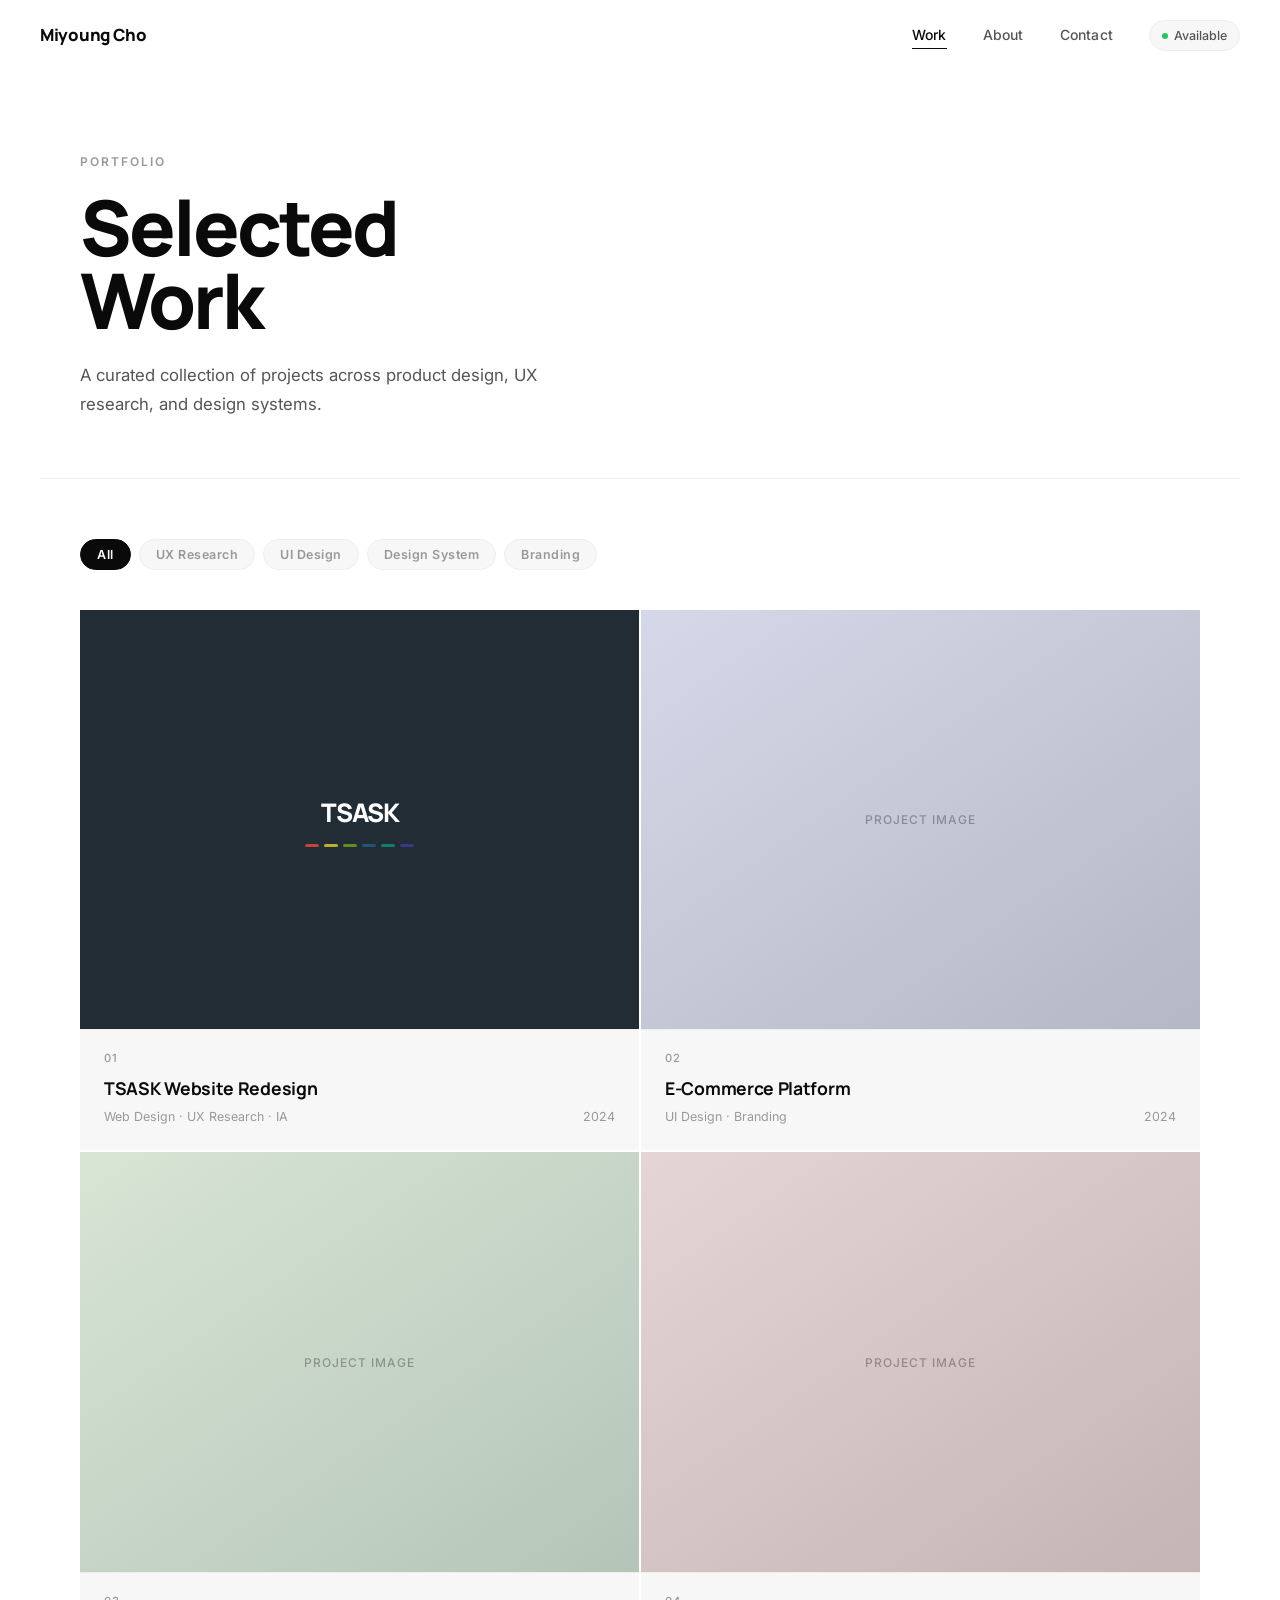
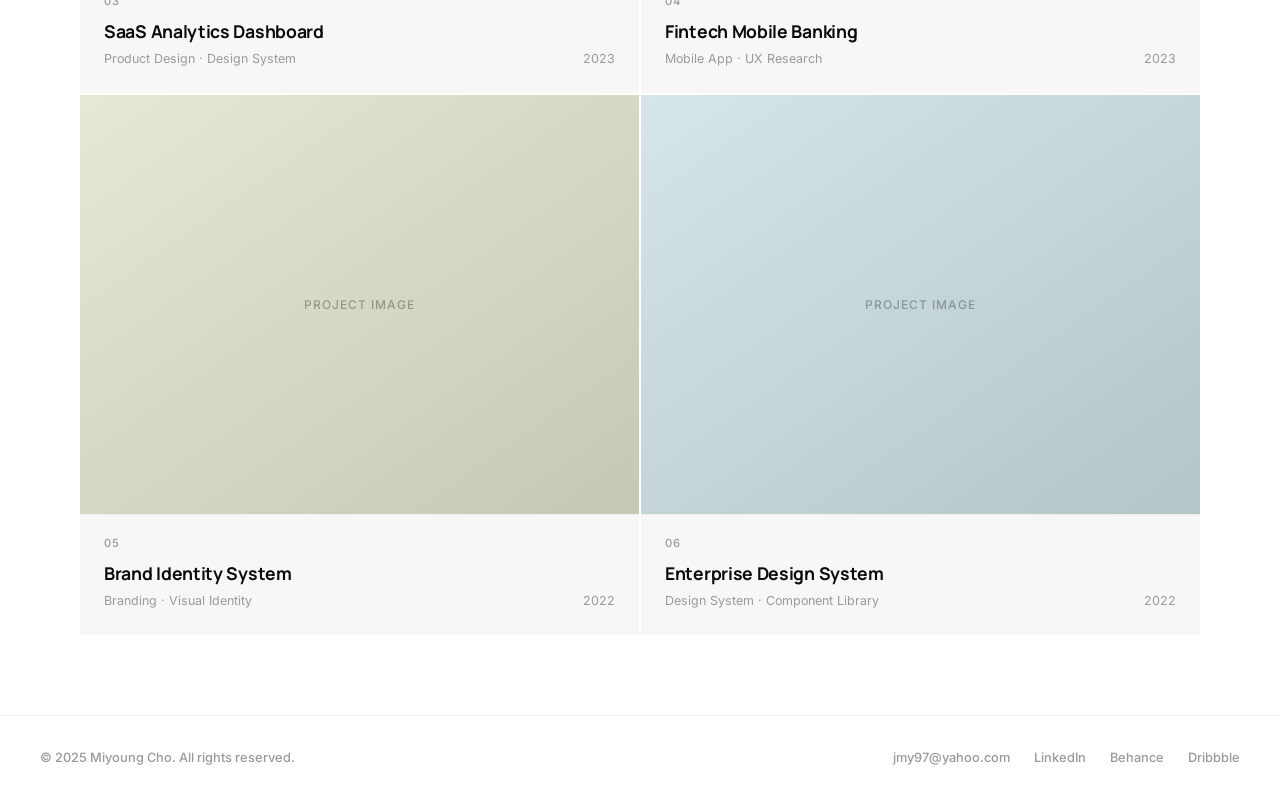
<file: work.html>
<!DOCTYPE html>
<html lang="en">
<head>
  <meta charset="UTF-8" />
  <meta name="viewport" content="width=device-width, initial-scale=1.0" />
  <title>Work — Miyoung Cho</title>
  <link rel="stylesheet" href="style.css" />
  <style>
    .filter-bar {
      display: flex; gap: 8px; flex-wrap: wrap;
      margin-bottom: 40px;
    }

    .filter-btn {
      font-family: var(--font-body);
      font-size: 0.78rem; font-weight: 600;
      color: var(--gray-4); letter-spacing: 0.5px;
      background: var(--gray-1); border: 1px solid var(--gray-2);
      border-radius: 100px; padding: 7px 16px;
      cursor: pointer; transition: all 0.2s;
    }

    .filter-btn:hover,
    .filter-btn.active {
      background: var(--black); color: var(--white);
      border-color: var(--black);
    }

    .work-grid {
      display: grid;
      grid-template-columns: 1fr 1fr;
      gap: 2px;
    }

    @media (max-width: 700px) {
      .work-grid { grid-template-columns: 1fr; }
    }
  </style>
</head>
<body>

  <!-- ── Navigation ── -->
  <nav class="nav" id="nav">
    <a href="index.html" class="nav-logo">Miyoung Cho</a>
    <div class="nav-right">
      <a href="work.html"    class="nav-link active">Work</a>
      <a href="about.html"   class="nav-link">About</a>
      <a href="contact.html" class="nav-link">Contact</a>
      <div class="nav-badge">
        <span class="dot"></span>
        Available
      </div>
    </div>
  </nav>

  <div class="page">

    <!-- ── Page Hero ── -->
    <div style="max-width:var(--max-w);margin:0 auto;">
      <div class="page-hero">
        <p class="page-hero-label fade-in">Portfolio</p>
        <h1 class="page-hero-title fade-in stagger-1">Selected<br/>Work</h1>
        <p class="page-hero-sub fade-in stagger-2">
          A curated collection of projects across product design,
          UX research, and design systems.
        </p>
      </div>
    </div>

    <!-- ── Work Grid ── -->
    <section style="padding:60px 40px 80px;max-width:var(--max-w);margin:0 auto;">

      <div class="filter-bar">
        <button class="filter-btn active" data-filter="all">All</button>
        <button class="filter-btn" data-filter="ux">UX Research</button>
        <button class="filter-btn" data-filter="ui">UI Design</button>
        <button class="filter-btn" data-filter="system">Design System</button>
        <button class="filter-btn" data-filter="branding">Branding</button>
      </div>

      <div class="work-grid">

        <a href="tsask.html" class="project-card fade-in" data-cat="ux ui">
          <div class="project-thumb">
            <div class="project-thumb-placeholder thumb-1" style="background:#222c35;flex-direction:column;gap:10px;">
              <span style="font-family:'Manrope',sans-serif;font-size:1.6rem;font-weight:900;color:#fff;letter-spacing:-1px;">TSASK</span>
              <div style="display:flex;gap:5px;">
                <span style="width:14px;height:3px;border-radius:2px;background:#c5433b;"></span>
                <span style="width:14px;height:3px;border-radius:2px;background:#bdaf2f;"></span>
                <span style="width:14px;height:3px;border-radius:2px;background:#678c18;"></span>
                <span style="width:14px;height:3px;border-radius:2px;background:#1f5677;"></span>
                <span style="width:14px;height:3px;border-radius:2px;background:#127e6b;"></span>
                <span style="width:14px;height:3px;border-radius:2px;background:#3a3883;"></span>
              </div>
            </div>
            <div class="project-overlay"><span class="overlay-tag">View Case Study →</span></div>
          </div>
          <div class="project-info">
            <div>
              <p class="project-num">01</p>
              <p class="project-name">TSASK Website Redesign</p>
              <p class="project-cat">Web Design · UX Research · IA</p>
            </div>
            <span class="project-year">2024</span>
          </div>
        </a>

        <a href="#" class="project-card fade-in stagger-1" data-cat="ui branding">
          <div class="project-thumb">
            <div class="project-thumb-placeholder thumb-2">Project Image</div>
            <div class="project-overlay"><span class="overlay-tag">View Project →</span></div>
          </div>
          <div class="project-info">
            <div>
              <p class="project-num">02</p>
              <p class="project-name">E-Commerce Platform</p>
              <p class="project-cat">UI Design · Branding</p>
            </div>
            <span class="project-year">2024</span>
          </div>
        </a>

        <a href="#" class="project-card fade-in stagger-2" data-cat="ui system">
          <div class="project-thumb">
            <div class="project-thumb-placeholder thumb-3">Project Image</div>
            <div class="project-overlay"><span class="overlay-tag">View Project →</span></div>
          </div>
          <div class="project-info">
            <div>
              <p class="project-num">03</p>
              <p class="project-name">SaaS Analytics Dashboard</p>
              <p class="project-cat">Product Design · Design System</p>
            </div>
            <span class="project-year">2023</span>
          </div>
        </a>

        <a href="#" class="project-card fade-in stagger-3" data-cat="ux ui">
          <div class="project-thumb">
            <div class="project-thumb-placeholder thumb-4">Project Image</div>
            <div class="project-overlay"><span class="overlay-tag">View Project →</span></div>
          </div>
          <div class="project-info">
            <div>
              <p class="project-num">04</p>
              <p class="project-name">Fintech Mobile Banking</p>
              <p class="project-cat">Mobile App · UX Research</p>
            </div>
            <span class="project-year">2023</span>
          </div>
        </a>

        <a href="#" class="project-card fade-in" data-cat="branding">
          <div class="project-thumb">
            <div class="project-thumb-placeholder thumb-5">Project Image</div>
            <div class="project-overlay"><span class="overlay-tag">View Project →</span></div>
          </div>
          <div class="project-info">
            <div>
              <p class="project-num">05</p>
              <p class="project-name">Brand Identity System</p>
              <p class="project-cat">Branding · Visual Identity</p>
            </div>
            <span class="project-year">2022</span>
          </div>
        </a>

        <a href="#" class="project-card fade-in stagger-1" data-cat="system">
          <div class="project-thumb">
            <div class="project-thumb-placeholder thumb-6">Project Image</div>
            <div class="project-overlay"><span class="overlay-tag">View Project →</span></div>
          </div>
          <div class="project-info">
            <div>
              <p class="project-num">06</p>
              <p class="project-name">Enterprise Design System</p>
              <p class="project-cat">Design System · Component Library</p>
            </div>
            <span class="project-year">2022</span>
          </div>
        </a>

      </div>
    </section>

  </div>

  <!-- ── Footer ── -->
  <footer class="footer">
    <span class="footer-copy">© 2025 Miyoung Cho. All rights reserved.</span>
    <div class="footer-links">
      <a href="mailto:jmy97@yahoo.com" class="footer-link">jmy97@yahoo.com</a>
      <a href="#" class="footer-link">LinkedIn</a>
      <a href="#" class="footer-link">Behance</a>
      <a href="#" class="footer-link">Dribbble</a>
    </div>
  </footer>

  <script>
    const nav = document.getElementById('nav');
    window.addEventListener('scroll', () => nav.classList.toggle('scrolled', window.scrollY > 20));

    const observer = new IntersectionObserver(entries => {
      entries.forEach(e => { if (e.isIntersecting) e.target.classList.add('visible'); });
    }, { threshold: 0.1 });
    document.querySelectorAll('.fade-in').forEach(el => observer.observe(el));

    setTimeout(() => {
      document.querySelectorAll('.page-hero .fade-in').forEach(el => el.classList.add('visible'));
    }, 100);

    // Filter logic
    const btns  = document.querySelectorAll('.filter-btn');
    const cards = document.querySelectorAll('.project-card[data-cat]');

    btns.forEach(btn => {
      btn.addEventListener('click', () => {
        btns.forEach(b => b.classList.remove('active'));
        btn.classList.add('active');
        const f = btn.dataset.filter;
        cards.forEach(card => {
          const cats = card.dataset.cat;
          card.style.display = (f === 'all' || cats.includes(f)) ? 'block' : 'none';
        });
      });
    });
  </script>
</body>
</html>
</file>
<file: style.css>
/* ───────────────────────────────────────────────
   Pearl-style Portfolio — Miyoung Cho
   Fonts: Manrope (headings), Inter (body)
   Palette: White / Black / Gray (monochromatic)
─────────────────────────────────────────────── */

@import url('https://fonts.googleapis.com/css2?family=Manrope:wght@300;400;500;600;700;800;900&family=Inter:wght@300;400;500;600&display=swap');

/* ── Reset ── */
*, *::before, *::after { box-sizing: border-box; margin: 0; padding: 0; }

:root {
  --black:      #0a0a0a;
  --white:      #ffffff;
  --gray-1:     #f7f7f7;
  --gray-2:     #eeeeee;
  --gray-3:     #cccccc;
  --gray-4:     #999999;
  --gray-5:     #555555;
  --font-head:  'Manrope', sans-serif;
  --font-body:  'Inter', sans-serif;
  --nav-h:      72px;
  --max-w:      1200px;
  --ease:       cubic-bezier(0.4, 0, 0.2, 1);
}

html { font-size: 16px; scroll-behavior: smooth; }

body {
  font-family: var(--font-body);
  background: var(--white);
  color: var(--black);
  line-height: 1.6;
  overflow-x: hidden;
  -webkit-font-smoothing: antialiased;
}

img { display: block; max-width: 100%; }

a { color: inherit; text-decoration: none; }

/* ── Scrollbar ── */
::-webkit-scrollbar { width: 4px; }
::-webkit-scrollbar-track { background: var(--white); }
::-webkit-scrollbar-thumb { background: var(--gray-3); border-radius: 2px; }

/* ══════════════════════════════════════════════
   NAVIGATION
══════════════════════════════════════════════ */
.nav {
  position: fixed; top: 0; left: 0; right: 0;
  height: var(--nav-h);
  display: flex; align-items: center; justify-content: space-between;
  padding: 0 40px;
  background: rgba(255,255,255,0.92);
  backdrop-filter: blur(12px);
  border-bottom: 1px solid transparent;
  z-index: 100;
  transition: border-color 0.3s var(--ease);
}

.nav.scrolled { border-color: var(--gray-2); }

.nav-logo {
  font-family: var(--font-head);
  font-weight: 800;
  font-size: 1.05rem;
  letter-spacing: -0.3px;
  color: var(--black);
}

.nav-right {
  display: flex; align-items: center; gap: 36px;
}

.nav-link {
  font-family: var(--font-body);
  font-size: 0.875rem;
  font-weight: 500;
  color: var(--gray-5);
  letter-spacing: 0.2px;
  transition: color 0.2s;
  position: relative;
}

.nav-link::after {
  content: '';
  position: absolute; bottom: -2px; left: 0; right: 0;
  height: 1px; background: var(--black);
  transform: scaleX(0); transform-origin: left;
  transition: transform 0.25s var(--ease);
}

.nav-link:hover { color: var(--black); }
.nav-link:hover::after { transform: scaleX(1); }

.nav-link.active { color: var(--black); }
.nav-link.active::after { transform: scaleX(1); }

.nav-badge {
  display: flex; align-items: center; gap: 6px;
  font-size: 0.78rem; font-weight: 500;
  color: var(--gray-5);
  background: var(--gray-1);
  border: 1px solid var(--gray-2);
  border-radius: 100px;
  padding: 5px 12px;
}

.nav-badge .dot {
  width: 6px; height: 6px; border-radius: 50%;
  background: #22c55e;
  animation: blink 2.5s ease-in-out infinite;
}

@keyframes blink {
  0%, 100% { opacity: 1; }
  50%       { opacity: 0.3; }
}

/* ══════════════════════════════════════════════
   PAGE WRAPPER
══════════════════════════════════════════════ */
.page { padding-top: var(--nav-h); }

.container {
  max-width: var(--max-w);
  margin: 0 auto;
  padding: 0 40px;
}

/* ══════════════════════════════════════════════
   HERO — HOME
══════════════════════════════════════════════ */
.hero {
  min-height: calc(100vh - var(--nav-h));
  display: grid;
  grid-template-rows: 1fr auto;
  border-bottom: 1px solid var(--gray-2);
}

.hero-top {
  display: grid;
  grid-template-columns: 1fr 1fr;
  align-items: end;
  padding: 60px 40px 40px;
  max-width: var(--max-w);
  margin: 0 auto;
  width: 100%;
}

.hero-label {
  font-size: 0.8rem; font-weight: 500;
  color: var(--gray-4); letter-spacing: 1.5px;
  text-transform: uppercase; margin-bottom: 16px;
}

.hero-title {
  font-family: var(--font-head);
  font-size: clamp(64px, 8vw, 128px);
  font-weight: 800;
  line-height: 0.9;
  letter-spacing: -4px;
  color: var(--black);
}

.hero-right {
  display: flex; flex-direction: column;
  justify-content: flex-end; align-items: flex-end;
  padding-bottom: 8px;
  gap: 20px;
}

.hero-role {
  font-family: var(--font-head);
  font-size: clamp(14px, 1.4vw, 18px);
  font-weight: 600;
  color: var(--black);
  text-align: right;
}

.hero-desc {
  font-size: 0.95rem;
  color: var(--gray-5);
  line-height: 1.7;
  max-width: 320px;
  text-align: right;
}

.hero-meta {
  display: flex; justify-content: space-between; align-items: center;
  padding: 24px 40px;
  max-width: var(--max-w);
  margin: 0 auto;
  width: 100%;
  border-top: 1px solid var(--gray-2);
}

.hero-year {
  font-size: 0.8rem; color: var(--gray-4); font-weight: 500;
  letter-spacing: 0.5px;
}

.hero-scroll {
  display: flex; align-items: center; gap: 8px;
  font-size: 0.8rem; color: var(--gray-4); font-weight: 500;
  letter-spacing: 0.5px; cursor: default;
}

.hero-scroll svg { animation: arrowBounce 1.8s ease-in-out infinite; }

@keyframes arrowBounce {
  0%, 100% { transform: translateY(0); }
  50%       { transform: translateY(4px); }
}

/* ══════════════════════════════════════════════
   MARQUEE / TICKER
══════════════════════════════════════════════ */
.marquee-wrap {
  overflow: hidden;
  border-bottom: 1px solid var(--gray-2);
  padding: 18px 0;
  background: var(--white);
}

.marquee-track {
  display: flex;
  white-space: nowrap;
  animation: marquee 30s linear infinite;
  gap: 0;
}

.marquee-track:hover { animation-play-state: paused; }

.marquee-item {
  display: inline-flex; align-items: center; gap: 28px;
  padding-right: 28px;
  font-family: var(--font-head);
  font-size: 0.8rem; font-weight: 700;
  letter-spacing: 2px; text-transform: uppercase;
  color: var(--gray-4);
  flex-shrink: 0;
}

.marquee-item .sep {
  width: 4px; height: 4px; border-radius: 50%;
  background: var(--gray-3); flex-shrink: 0;
}

@keyframes marquee {
  from { transform: translateX(0); }
  to   { transform: translateX(-50%); }
}

/* ══════════════════════════════════════════════
   SECTION COMMONS
══════════════════════════════════════════════ */
.section { padding: 80px 40px; }

.section-header {
  display: flex; justify-content: space-between;
  align-items: baseline; margin-bottom: 48px;
  padding-bottom: 20px;
  border-bottom: 1px solid var(--gray-2);
}

.section-title {
  font-family: var(--font-head);
  font-size: 0.75rem; font-weight: 700;
  letter-spacing: 2px; text-transform: uppercase;
  color: var(--gray-4);
}

.section-link {
  font-size: 0.8rem; font-weight: 500;
  color: var(--gray-4);
  display: flex; align-items: center; gap: 6px;
  transition: color 0.2s;
}

.section-link:hover { color: var(--black); }

.section-link svg { transition: transform 0.2s var(--ease); }
.section-link:hover svg { transform: translateX(3px); }

/* ══════════════════════════════════════════════
   PROJECT CARDS — GRID
══════════════════════════════════════════════ */
.projects-grid {
  display: grid;
  grid-template-columns: 1fr 1fr;
  gap: 2px;
}

.project-card {
  display: block;
  position: relative;
  overflow: hidden;
  cursor: pointer;
  background: var(--gray-1);
}

.project-thumb {
  position: relative;
  aspect-ratio: 4/3;
  overflow: hidden;
}

.project-thumb-img {
  width: 100%; height: 100%;
  object-fit: cover;
  transition: transform 0.6s var(--ease);
}

.project-card:hover .project-thumb-img { transform: scale(1.04); }

/* Placeholder thumb colors */
.thumb-1 { background: linear-gradient(145deg, #e8e0d5, #c5bdb4); }
.thumb-2 { background: linear-gradient(145deg, #d5d8e8, #b4b8c5); }
.thumb-3 { background: linear-gradient(145deg, #d8e5d5, #b4c5b8); }
.thumb-4 { background: linear-gradient(145deg, #e5d5d5, #c5b4b4); }
.thumb-5 { background: linear-gradient(145deg, #e5e8d5, #c5c8b4); }
.thumb-6 { background: linear-gradient(145deg, #d5e5e8, #b4c5c8); }

.project-thumb-placeholder {
  width: 100%; height: 100%;
  display: flex; align-items: center; justify-content: center;
  font-size: 0.75rem; color: rgba(0,0,0,0.3);
  font-weight: 500; letter-spacing: 1px; text-transform: uppercase;
}

.project-overlay {
  position: absolute; inset: 0;
  background: rgba(10,10,10,0);
  transition: background 0.4s var(--ease);
  display: flex; align-items: center; justify-content: center;
}

.project-card:hover .project-overlay { background: rgba(10,10,10,0.12); }

.overlay-tag {
  background: var(--white);
  color: var(--black);
  font-size: 0.78rem; font-weight: 600;
  padding: 8px 18px; border-radius: 100px;
  opacity: 0; transform: translateY(8px);
  transition: opacity 0.3s, transform 0.3s;
}

.project-card:hover .overlay-tag { opacity: 1; transform: translateY(0); }

.project-info {
  padding: 20px 24px 24px;
  border-top: 1px solid var(--gray-2);
  display: flex; justify-content: space-between; align-items: flex-end;
}

.project-num {
  font-size: 0.7rem; color: var(--gray-4); font-weight: 500;
  margin-bottom: 6px; letter-spacing: 0.5px;
}

.project-name {
  font-family: var(--font-head);
  font-size: 1.1rem; font-weight: 700;
  letter-spacing: -0.3px; color: var(--black);
  margin-bottom: 4px;
}

.project-cat {
  font-size: 0.78rem; color: var(--gray-4); font-weight: 400;
}

.project-year {
  font-size: 0.78rem; color: var(--gray-4); font-weight: 400;
}

/* Full-width project card variant */
.project-card.full { grid-column: span 2; }
.project-card.full .project-thumb { aspect-ratio: 16/7; }

/* ══════════════════════════════════════════════
   WORK PAGE — LIST VIEW
══════════════════════════════════════════════ */
.work-list { border-top: 1px solid var(--gray-2); }

.work-item {
  display: grid;
  grid-template-columns: 60px 1fr auto auto;
  align-items: center; gap: 32px;
  padding: 24px 0;
  border-bottom: 1px solid var(--gray-2);
  cursor: pointer;
  transition: background 0.2s;
  position: relative;
}

.work-item:hover .work-item-title { text-decoration: underline; }

.work-item-num {
  font-size: 0.75rem; color: var(--gray-4); font-weight: 500;
}

.work-item-title {
  font-family: var(--font-head);
  font-size: 1.2rem; font-weight: 700;
  letter-spacing: -0.3px;
}

.work-item-cat {
  font-size: 0.8rem; color: var(--gray-4);
  background: var(--gray-1); border: 1px solid var(--gray-2);
  padding: 5px 12px; border-radius: 100px;
}

.work-item-year {
  font-size: 0.8rem; color: var(--gray-4); text-align: right;
  min-width: 50px;
}

/* ══════════════════════════════════════════════
   PAGE HERO (inner pages)
══════════════════════════════════════════════ */
.page-hero {
  padding: 80px 40px 60px;
  border-bottom: 1px solid var(--gray-2);
  max-width: var(--max-w);
  margin: 0 auto;
}

.page-hero-label {
  font-size: 0.75rem; font-weight: 600;
  color: var(--gray-4); letter-spacing: 2px;
  text-transform: uppercase; margin-bottom: 20px;
}

.page-hero-title {
  font-family: var(--font-head);
  font-size: clamp(48px, 6vw, 96px);
  font-weight: 800;
  line-height: 0.95; letter-spacing: -3px;
  color: var(--black);
  margin-bottom: 24px;
}

.page-hero-sub {
  font-size: 1.05rem; color: var(--gray-5);
  max-width: 520px; line-height: 1.7;
}

/* ══════════════════════════════════════════════
   ABOUT PAGE
══════════════════════════════════════════════ */
.about-grid {
  display: grid;
  grid-template-columns: 1fr 2fr;
  gap: 80px;
  padding: 80px 40px;
  max-width: var(--max-w); margin: 0 auto;
  border-bottom: 1px solid var(--gray-2);
}

.about-label {
  font-size: 0.75rem; font-weight: 700;
  color: var(--gray-4); letter-spacing: 2px;
  text-transform: uppercase; margin-bottom: 20px;
}

.about-heading {
  font-family: var(--font-head);
  font-size: clamp(28px, 3.5vw, 52px);
  font-weight: 800; line-height: 1.05;
  letter-spacing: -1.5px;
}

.about-text {
  font-size: 1.05rem; color: var(--gray-5);
  line-height: 1.8; margin-bottom: 24px;
}

.about-photo {
  aspect-ratio: 3/4;
  background: var(--gray-1);
  border: 1px solid var(--gray-2);
  border-radius: 4px;
  display: flex; align-items: center; justify-content: center;
  font-size: 0.75rem; color: var(--gray-4); letter-spacing: 1px;
  text-transform: uppercase;
  margin-bottom: 24px;
}

.info-grid {
  display: grid;
  grid-template-columns: 1fr 1fr;
  gap: 0;
}

.info-item {
  padding: 20px 0;
  border-top: 1px solid var(--gray-2);
}

.info-key {
  font-size: 0.72rem; font-weight: 600;
  color: var(--gray-4); text-transform: uppercase;
  letter-spacing: 1.5px; margin-bottom: 6px;
}

.info-val {
  font-size: 0.9rem; color: var(--black); font-weight: 500;
}

/* Skills */
.skills-section {
  padding: 60px 40px 80px;
  max-width: var(--max-w); margin: 0 auto;
}

.skills-grid {
  display: grid;
  grid-template-columns: repeat(3, 1fr);
  gap: 2px;
  margin-top: 32px;
}

.skill-item {
  padding: 28px 24px;
  background: var(--gray-1);
  transition: background 0.2s;
}

.skill-item:hover { background: var(--gray-2); }

.skill-cat {
  font-size: 0.7rem; font-weight: 700;
  color: var(--gray-4); letter-spacing: 2px;
  text-transform: uppercase; margin-bottom: 12px;
}

.skill-list {
  list-style: none;
  display: flex; flex-wrap: wrap; gap: 8px;
}

.skill-list li {
  font-size: 0.85rem; color: var(--black);
  font-weight: 500;
}

.skill-list li:not(:last-child)::after {
  content: ','; color: var(--gray-3);
}

/* Experience */
.exp-section {
  padding: 0 40px 80px;
  max-width: var(--max-w); margin: 0 auto;
}

.exp-item {
  display: grid;
  grid-template-columns: 200px 1fr;
  gap: 40px;
  padding: 28px 0;
  border-top: 1px solid var(--gray-2);
}

.exp-period {
  font-size: 0.8rem; color: var(--gray-4); font-weight: 500;
  padding-top: 2px;
}

.exp-company {
  font-family: var(--font-head);
  font-size: 1rem; font-weight: 700; margin-bottom: 4px;
}

.exp-role { font-size: 0.875rem; color: var(--gray-5); }

/* ══════════════════════════════════════════════
   CONTACT PAGE
══════════════════════════════════════════════ */
.contact-split {
  display: grid;
  grid-template-columns: 1fr 1fr;
  gap: 80px;
  padding: 80px 40px;
  max-width: var(--max-w); margin: 0 auto;
}

.contact-email-link {
  font-family: var(--font-head);
  font-size: clamp(24px, 3vw, 40px);
  font-weight: 800;
  color: var(--black);
  letter-spacing: -1px;
  border-bottom: 2px solid var(--black);
  display: inline-block; margin-bottom: 32px;
  transition: opacity 0.2s;
}

.contact-email-link:hover { opacity: 0.5; }

.contact-info-title {
  font-size: 0.72rem; font-weight: 700;
  color: var(--gray-4); text-transform: uppercase;
  letter-spacing: 2px; margin-bottom: 16px;
}

.contact-socials {
  display: flex; flex-direction: column; gap: 10px;
}

.contact-social-link {
  font-size: 0.9rem; color: var(--gray-5); font-weight: 500;
  display: flex; align-items: center; gap: 8px;
  transition: color 0.2s;
}

.contact-social-link:hover { color: var(--black); }

.contact-avail {
  font-size: 0.9rem; color: var(--gray-5);
  line-height: 1.7; margin-bottom: 32px;
}

/* Form */
.contact-form { display: flex; flex-direction: column; gap: 16px; }

.form-group { display: flex; flex-direction: column; gap: 8px; }

.form-label {
  font-size: 0.75rem; font-weight: 600;
  color: var(--gray-4); text-transform: uppercase; letter-spacing: 1.5px;
}

.form-input,
.form-textarea {
  width: 100%;
  background: var(--gray-1);
  border: 1px solid var(--gray-2);
  border-radius: 4px;
  padding: 14px 16px;
  font-family: var(--font-body);
  font-size: 0.9rem; color: var(--black);
  outline: none;
  transition: border-color 0.2s;
  resize: vertical;
}

.form-input:focus,
.form-textarea:focus { border-color: var(--black); background: var(--white); }

.form-input::placeholder,
.form-textarea::placeholder { color: var(--gray-3); }

.form-btn {
  align-self: flex-start;
  background: var(--black); color: var(--white);
  border: 1px solid var(--black);
  border-radius: 100px;
  padding: 14px 32px;
  font-family: var(--font-body);
  font-size: 0.875rem; font-weight: 600;
  cursor: pointer;
  transition: background 0.2s, color 0.2s;
}

.form-btn:hover { background: var(--white); color: var(--black); }

/* ══════════════════════════════════════════════
   FOOTER
══════════════════════════════════════════════ */
.footer {
  padding: 32px 40px;
  border-top: 1px solid var(--gray-2);
  display: flex; justify-content: space-between; align-items: center;
  max-width: 100%; background: var(--white);
}

.footer-copy {
  font-size: 0.8rem; color: var(--gray-4); font-weight: 500;
}

.footer-links {
  display: flex; gap: 24px;
}

.footer-link {
  font-size: 0.8rem; color: var(--gray-4);
  font-weight: 500; transition: color 0.2s;
}

.footer-link:hover { color: var(--black); }

/* ══════════════════════════════════════════════
   FADE ANIMATIONS
══════════════════════════════════════════════ */
.fade-in {
  opacity: 0; transform: translateY(16px);
  transition: opacity 0.6s var(--ease), transform 0.6s var(--ease);
}

.fade-in.visible { opacity: 1; transform: translateY(0); }

.stagger-1 { transition-delay: 0.05s; }
.stagger-2 { transition-delay: 0.12s; }
.stagger-3 { transition-delay: 0.20s; }
.stagger-4 { transition-delay: 0.28s; }

/* ══════════════════════════════════════════════
   RESPONSIVE
══════════════════════════════════════════════ */
@media (max-width: 900px) {
  .nav { padding: 0 24px; }
  .hero-top { grid-template-columns: 1fr; padding: 40px 24px 32px; }
  .hero-right { align-items: flex-start; }
  .hero-desc { text-align: left; }
  .hero-role { text-align: left; }
  .hero-meta { padding: 20px 24px; }
  .projects-grid { grid-template-columns: 1fr; }
  .project-card.full { grid-column: span 1; }
  .project-card.full .project-thumb { aspect-ratio: 4/3; }
  .section { padding: 60px 24px; }
  .about-grid { grid-template-columns: 1fr; gap: 40px; padding: 60px 24px; }
  .skills-grid { grid-template-columns: 1fr; }
  .contact-split { grid-template-columns: 1fr; gap: 48px; padding: 60px 24px; }
  .page-hero { padding: 60px 24px 40px; }
  .exp-item { grid-template-columns: 1fr; gap: 8px; }
  .exp-section, .skills-section { padding: 0 24px 60px; }
  .footer { flex-direction: column; gap: 16px; text-align: center; padding: 24px; }
  .footer-links { justify-content: center; }
  .work-item { grid-template-columns: 40px 1fr auto; }
  .work-item-year { display: none; }
  .info-grid { grid-template-columns: 1fr; }
}

@media (max-width: 600px) {
  .nav-badge { display: none; }
  .hero-title { letter-spacing: -2px; }
}
</file>
